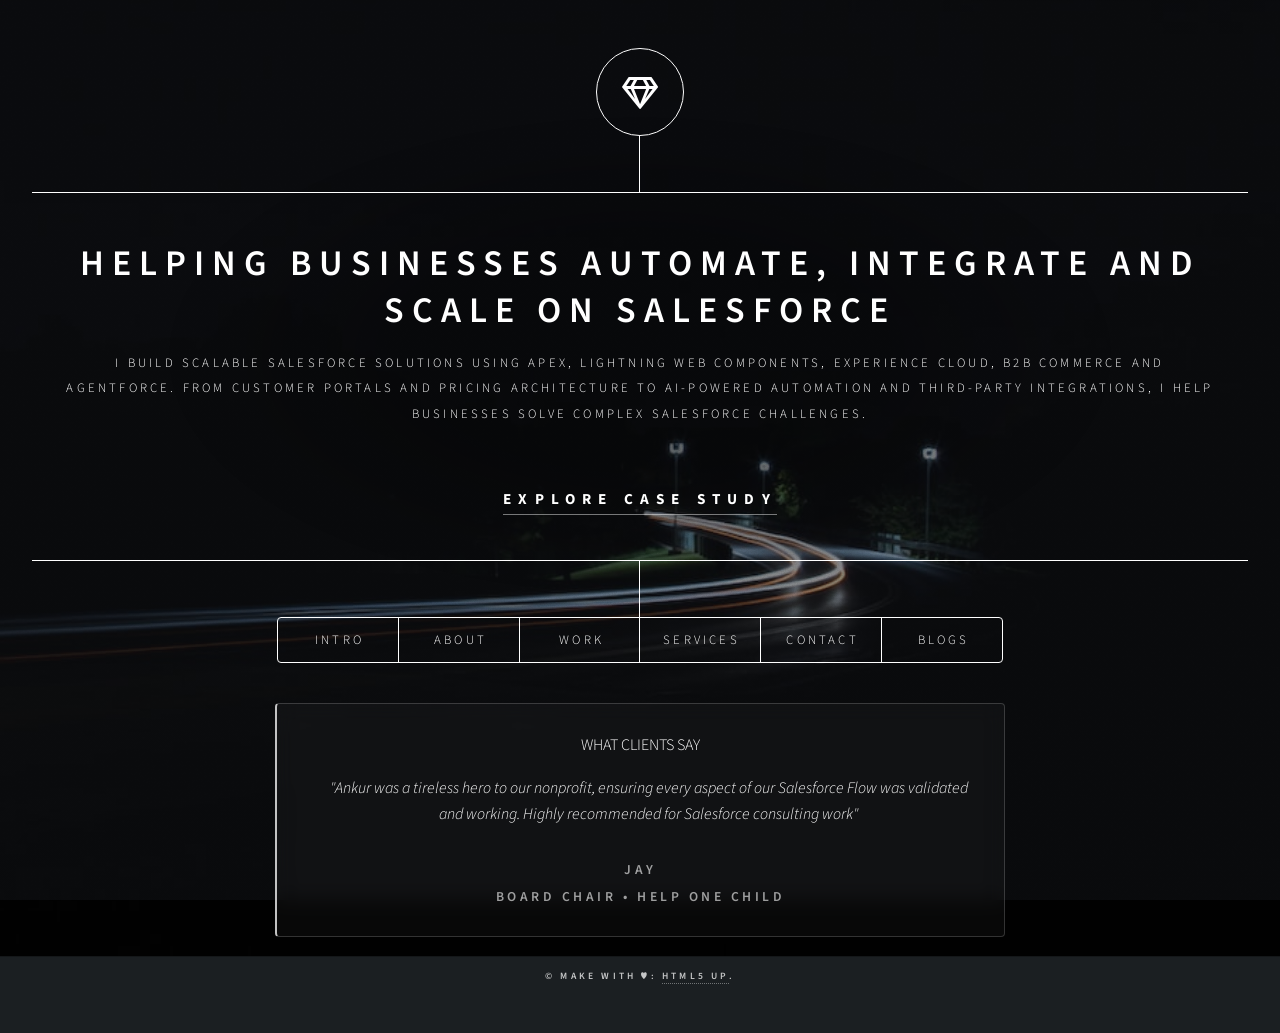
<file: index.html>
<!DOCTYPE html>
<!--
	Dimension by HTML5 UP
	html5up.net | @ajlkn
	Free for personal and commercial use under the CCA 3.0 license (html5up.net/license)
-->
<html>

<head>
    <!-- Google tag (gtag.js) -->
    <script async src="https://www.googletagmanager.com/gtag/js?id=G-59Y11SGPCD"></script>
    <script>
        window.dataLayer = window.dataLayer || [];

        function gtag() {
            dataLayer.push(arguments);
        }
        gtag('js', new Date());

        gtag('config', 'G-59Y11SGPCD');
    </script>
    <title>Professional Portfolio</title>
    <link rel="icon" type="image/x-icon" href="images/favicon.ico" />
    <meta charset="utf-8" />
    <meta name="viewport" content="width=device-width, initial-scale=1, user-scalable=no" />
    <link rel="stylesheet" href="assets/css/main.css" />
    <noscript>
        <link rel="stylesheet" href="assets/css/noscript.css" />
    </noscript>
</head>

<body class="is-preload">
    <!-- Wrapper -->
    <div id="wrapper">
        <!-- Header -->
        <header id="header">
            <div class="logo">
                <span class="icon fa-gem"></span>
            </div>
            <div class="content">
                <div class="inner">
                    <h1>
                        Helping businesses automate, integrate and scale on Salesforce
                    </h1>
                    <p>
                        I build scalable Salesforce solutions using Apex, Lightning Web Components, Experience Cloud,
                        B2B Commerce and Agentforce. From customer portals and pricing architecture to AI-powered
                        automation and third-party integrations, I help businesses solve complex Salesforce challenges.
                    </p>
                    <br>
                    <a class="cta-button" href="#case-studies">Explore Case Study</a>
                </div>
            </div>
            <nav>
                <ul>
                    <li><a href="#intro">Intro</a></li>
                    <li><a href="#about">About</a></li>
                    <li><a href="#work">Work</a></li>
                    <li><a href="#services">Services</a></li>
                    <li><a href="https://flowcv.me/ankur-trivedi">Contact</a></li>
                    <li><a href="https://salesforce-commerce-cloud.hashnode.dev/?source=top_nav_blog_home"
                            target="_blank">Blogs</a></li>
                    <!-- <li><a href="https://topmate.io/ankur_trivedi/345846/pay" target="_blank">Contact</a></li> -->

                </ul>
            </nav>
        </header>

        <!-- Main -->
        <div id="main">
            <!-- Intro -->
            <article id="intro">
                <h2 class="major">intro</h2>
                <span class="image main"><img src="images/introBg.jpg" alt="" /></span>
                <p class="short-content">
                    I'm a Salesforce Developer with experience delivering enterprise solutions across Experience Cloud,
                    B2B Commerce, Service Cloud and Agentforce. My work focuses on building maintainable applications,
                    custom integrations and automation that improve business operations rather than adding unnecessary
                    complexity.
                    You can also checkout my profile on Trailhead. My contact details are:
                </p>
                <ul class="icons">
                    <li>
                        <a href="tel: +91-6395518961" target="_blank " class="fas fa-phone"><span
                                class="label"></span></a>
                    </li>
                    <li>
                        <a href="mailto: anktridev@gmail.com" target="_blank " class="fas fa-envelope">
                            <span class="label"></span></a>
                    </li>
                    <li>
                        <a href="https://www.linkedin.com/in/ankurtrivedisf/ " target="_blank "
                            class="icon brands fa-linkedin"><span class="label">LinkedIn</span></a>
                    </li>
                    <li>
                        <a href="https://trailblazer.me/id/ank232 " target="_blank "
                            class="icon brands fa-salesforce"><span class="label">TrailHead</span></a>
                    </li>
                    <li>
                        <a href="https://github.com/ank232 " target="_blank " class="icon brands fa-github"><span
                                class="label">GitHub</span></a>
                    </li>
                </ul>
                <a href="https://trailblazer.me/id/ank232" target="_blank" class="button"> My Traihead </a>
                <a href="https://flowcv.com/resume/6ro6vrgt06" target="_blank" class="button">Get Ankur's Resume</a>
            </article>

            <!-- Work -->
            <article id="work">
                <h2 class="major">Work Experience</h2>
                <span class="image main"><img src="images/Black and Red Gradient Professional LinkedIn Banner.png"
                        alt="" /></span>
                <p class="short-content">
                    I have worked with cross-functional teams to gather the requirements and convert them into technical
                    requirements.
                    I am currently working on B2B commerce Cloud to setup client's bussinesses on commerce cloud.
                    Setting up custom pricing for buyers, creating product catalogs and developing custom gateway
                    solutions.
                </p>
                <h2 class="major">Work Experience</h2>
                <div class="work-item">
                    <h3>Salesforce Developer (CloudSheer Consulting)</h3>
                    <h4><i>Feb 2024 - Present</i></h4>
                    <ul>
                        <li>Built B2B Commerce storefronts with customised pricing,
                            payment integrations and buyer-specific catalogues,
                            helping clients launch scalable online commerce experiences.</li>
                        <li>Economic Club of Chicago: Audited community site for ECC club, tested the site pages and
                            pointed out the critical performance bottlenecks which resulted in 20% faster site response.
                        </li>
                        <li>Storehouse (Financial Cloud): Built a portal for 10,000 customers to view tax content and
                            financial records, with premium content accessible via Stripe payments using custom LWCs
                        </li>
                        <li>Sell that Florida House: Automated lead merging proceess. Developed a flow and batch class
                            to merge duplicate leads based on phone numbers.</li>
                    </ul>
                </div>
                <div class="work-item">
                    <h3>Salesforce Developer (HelpOneChild.org)</h3>
                    <h4><i>Jan 2024 - Feb 2024</i></h4>
                    <ul>
                        <li>
                            Worked with a non-profit organization that uses Salesforce NPSP pack to setup stripe
                            payments using stripe Connector.
                        </li>
                        <li>
                            Developed a robust flow triggering on successful payments, creating opportunity records and
                            managing donor information.
                        </li>
                        <li>
                            Developed apex class to extract billing details from Stripe data, overcoming limitations of
                            the standard Stripe
                            connector.
                        </li>
                        <li>
                            Deployed the flow and apex class using change set from sandbox to production org.
                        </li>
                    </ul>
                </div>
                <div class="work-item">
                    <h3>Trainee Software Engineer (TA DIGITAL)</h3>
                    <h4><i>Aug 2022 - Jan 2023</i></h4>
                    <ul>
                        <li>
                            Gained extensive knowledge of salesforce ecosystem and its various clouds products (Sales
                            cloud, service cloud).
                        </li>
                        <li>
                            Developed and tested apex triggers and classes to automate business processes while aiming
                            for 100% code coverage.
                        </li>
                        <li>
                            Created and maintained custom objects and fields and page layouts to support business
                            processes and user requirements.
                        </li>
                    </ul>
                </div>
                <div class="work-item">
                    <h3>Power BI intern (Cognizant Technology solutions)</h3>
                    <h4><i>Jan 2022 - July 2022</i></h4>
                    <ul>
                        <li>
                            Implemented and managed data sets and ETL using Microsoft BI tools.
                        </li>
                        <li>Developed SSIS, SSRS packages to perform ETL operations.</li>
                    </ul>
                </div>
                <div class="work-item">
                    <h3>Backend- Developer (TechMihirNaik)</h3>
                    <h4>
                        <i>OCT 2021 - Jan 2022</i>
                    </h4>
                    <ul>
                        <li>Served as a back-end developer using Django in Python.</li>
                        <li>
                            Designed and implemented a service that facilitates students to find cheap accommodations.
                        </li>
                    </ul>
                </div>
            </article>

            <!-- About -->
            <article id="about">
                <h2 class="major">About</h2>
                <span class="image main"><img src="images/White Minimalist Profile LinkedIn Banner.png" alt="" /></span>
                <p class="short-content">
                    I simplify complexity—whether it’s Salesforce solutions, automation, or life itself. When I’m not
                    optimizing workflows, I’m probably overanalyzing something random or playing guitar.
                    I like efficiency, good conversations, and people who keep things interesting. The rest? You’ll have
                    to find out.
                </p>
                <div class="achievement">
                    <h3 class="major">Salesforce Certifications</h3>
                    <i class="blue-icon fa-4x icon brands fa-salesforce"></i>
                    <h4> SalesForce Certified Associate</h4>
                </div>
                <div class="achievement">
                    <h3>Here are some of my achievements</h3>
                    <h4 class="major">Trailhead</h4>
                    <ul class="fa-ul">
                        <li><span class="fa-li"><i class="fas fa-star"></i></span> 16 Superbadges</li>
                        <li><span class="fa-li"><i class="fas fa-trophy"></i></span> Security Specialist Superbage</li>
                        <li><span class="fa-li"><i class="fas fa-trophy"></i></span> Apex SuperBadge</li>
                    </ul>
                </div>
                <ul class="icons">
                    <li>
                        <a href="tel: +91-6395518961" target="_blank " class="fas fa-phone"><span
                                class="label"></span></a>
                    </li>
                    <li>
                        <a href="mailto: anktridev@gmail.com" target="_blank " class="fas fa-envelope">
                            <span class="label"></span></a>
                    </li>
                    <li>
                        <a href="https://www.linkedin.com/in/ankur-trivedi-a32748186/ " target="_blank "
                            class="icon brands fa-linkedin"><span class="label">LinkedIn</span></a>
                    </li>
                    <li>
                        <a href="https://trailblazer.me/id/ank232 " target="_blank "
                            class="icon brands fa-salesforce"><span class="label">TrailHead</span></a>
                    </li>
                    <li>
                        <a href="https://github.com/ank232 " target="_blank " class="icon brands fa-github"><span
                                class="label">GitHub</span></a>
                    </li>
                </ul>
                <div class="important_links">
                    <div class="trailhead_button">
                        <a href="https://trailblazer.me/id/ank232" target="_blank" class="button"> My Traihead </a>
                    </div>
                    <div class="resume_button">
                        <a class="button" href="https://flowcv.com/resume/6ro6vrgt06" target="_blank"><i
                                class="fas fa-cloud">...</i>Download My Resume
                        </a>
                    </div>
                </div>
            </article>

            <!-- Contact -->
            <article id="contact">
                <h2 class="major ">Contact</h2>
                <form method="post " action="# ">
                    <div class="fields ">
                        <div class="field half ">
                            <label for="name ">Name</label>
                            <input class="input_field" type="text " name="name " id="name " />
                        </div>
                        <div class="field half ">
                            <label for="email ">Email</label>
                            <h3>anktridev@gmail.com</h3>
                            <input class="input_field" type="text " name="email " id="email " />
                        </div>
                        <div class="field ">
                            <label for="message ">Message</label>
                            <textarea name="message " id="message " rows="4 "></textarea>
                        </div>
                    </div>
                    <ul class="actions ">
                        <li>
                            <input type="submit " value="Send Message " class="primary " />
                        </li>
                        <li><input type="reset " value="Reset " /></li>
                    </ul>
                </form>
            </article>

            <!-- Projects -->
            <article id="projects">
                <h2 class="major ">My Pojects</h2>
                <span class="image main "><img src="images/Black Minimalist Motivation Quote LinkedIn Banner.png "
                        alt="Project banner "></span>
                <p class="short-content ">
                </p>
                <h2 class="major ">Projects</h2>
                <div class="project">
                    <h3><i>Bill Zen</i> an Invoice management application</h3>
                    <ul>
                        <li>Bill Zen is an application that can manage invoice generation required in a sales process,
                            centralizes the management of
                            invoices at one place.</li>
                        <li>
                            <b>
                                Integrated
                            </b> with the <b>Stripe payment</b> gateway, leveraging secure webhooks for real-time
                            updates.
                        </li>
                        <li> <b>Incorporated</b> CI workflow for <b>deployment</b> of apex code with GitHub Actions.
                        </li>
                        <li>Developed and tested Apex triggers to automate business logic using a trigger framework.
                        </li>
                        </li>
                        <li>Designed Custom UI with LWC to facilitate user needs like to make payment using stripe,
                            invoice related lists, adding/removing line-items for an invoice.
                        </li>
                        <li> Developed <b>Lightning flows</b> to send email for invoice reminder to customers.</li>
                        <li>
                            <span>To review my code </span>
                            <a href="https://github.com/ank232/DevelopmentOrg" target="_blank" class="button"><i
                                    class="icon brands fa-github"></i>Code Repository </a>
                        </li>
                    </ul>
                    <div style="position: relative; width: 100%; height: 0; padding-top: 56.2500%;
                     padding-bottom: 0; box-shadow: 0 2px 8px 0 rgba(63,69,81,0.16); margin-top: 1.6em; margin-bottom: 0.9em; overflow: hidden;
                     border-radius: 8px; will-change: transform;">
                        <iframe loading="lazy"
                            style="position: absolute; width: 100%; height: 100%; top: 0; left: 0; border: none; padding: 0;margin: 0;"
                            src="https:&#x2F;&#x2F;www.canva.com&#x2F;design&#x2F;DAFwGPMAUik&#x2F;watch?embed"
                            allowfullscreen="allowfullscreen" allow="fullscreen">
                        </iframe>
                    </div>
                </div>
            </article>
            <!-- Elements -->
            <article id="blogs">

            </article>
            <!-- Services -->
            <article id="services">
                <h2 class="major">Services</h2>
                <p class="short-content">
                    I help businesses design, build and optimise Salesforce solutions that are scalable,
                    maintainable and aligned with business goals. Whether you're starting a new implementation
                    or improving an existing org, I can help deliver reliable solutions.
                </p>
                <div class="services-grid">
                    <div class="service-card">
                        <div class="service-icon">
                            <i class="fas fa-robot"></i>
                        </div>
                        <div class="service-content">
                            <h3>Agentforce Development</h3>
                            <p>Build AI-powered Salesforce agents that automate customer support and internal workflows.
                            </p>
                            <span class="tech-stack">
                                <span class="badge">Agentforce</span>
                                <span class="badge">Lead Nurturing Agent</span>
                                <span class="badge">AgentForce Employee Agent</span>
                                <span class="badge">Agentforce Service Agent</span>
                                <span class="badge">Agentforce voice</span>
                                <span class="badge">Agentforce Orchestration</span>
                            </span>
                        </div>
                    </div>
                    <div class="service-card">
                        <div class="service-icon">
                            <i class="fas fa-cloud"></i>
                        </div>
                        <div class="service-content">
                            <h3>Experience Cloud</h3>
                            <p>
                                Build customer and partner portals with custom Lightning
                                Web Components and secure authentication.
                            </p>
                            <span class="tech-stack">
                                <span class="badge">Experience Cloud</span>
                                <span class="badge">Apex</span>
                                <span class="badge">LWC</span>
                                <span class="badge">Custom designs</span>
                                <span class="badge">LWR sites</span>
                            </span>
                        </div>
                    </div>
                    <div class="service-card">
                        <div class="service-icon">
                            <i class="fas fa-shopping-cart"></i>
                        </div>
                        <div class="service-content">
                            <h3>B2B Commerce</h3>
                            <p>
                                Configure storefronts, pricing architecture,
                                buyer groups and checkout experiences.
                            </p>
                            <div class="tech-stack">
                                <span class="badge">Commerce Cloud</span>
                                <span class="badge">Custom Pricing</span>
                                <span class="badge">Buyer Groups</span>
                                <span class="badge">Checkout</span>
                                <span class="badge">Catalogs</span>
                                <span class="badge">Inventory management</span>
                                <span class="badge">Order management</span>
                                <span class="badge">Agentforce agents</span>
                            </div>
                        </div>
                    </div>
                    <div class="service-card">
                        <div class="service-icon">
                            <i class="fas fa-code"></i>
                        </div>
                        <div class="service-content">
                            <h3>Custom Apex & LWC</h3>
                            <p>
                                Build scalable business logic, reusable Lightning Web Components
                                and enterprise-grade Apex solutions.
                            </p>
                            <span class="tech-stack">
                                <span class="badge">Apex</span>
                                <span class="badge">LWC</span>
                                <span class="badge">SOQL</span>
                            </span>
                        </div>
                    </div>
                    <div class="service-card">
                        <div class="service-icon">
                            <i class="fas fa-link"></i>
                        </div>
                        <div class="service-content">
                            <h3>Salesforce Integrations</h3>
                            <p>
                                Connect Salesforce with external systems using REST APIs,
                                OAuth, Named Credentials and webhooks.
                            </p>
                            <span class="tech-stack">
                                <span class="badge">REST APIs</span>
                                <span class="badge">Stripe</span>
                                <span class="badge">Plaid</span>
                                <span class="badge">QuickBooks</span>
                                <span class="badge">Authorize.net</span>
                                <span class="badge">Google apps</span>
                                <span class="badge">Middlewares</span>
                            </span>
                        </div>
                    </div>
                    <div class="service-card">
                        <div class="service-icon">
                            <i class="fas fa-layer-group"></i>
                        </div>
                        <div class="service-content">
                            <h3>Architecture & Optimisation</h3>
                            <p>
                                Improve scalability, simplify existing implementations
                                and build maintainable Salesforce architectures.
                            </p>
                            <span class="tech-stack">
                                <span class="badge">Scalability</span>
                                <span class="badge">Architecture</span>
                                <span class="badge">CI/CD</span>
                            </span>
                        </div>
                    </div>
                </div>
                <hr>
                <section class="cta-section">
                    <div class="cta-container">
                        <p class="cta-tag">READY TO START?</p>
                        <h2 class="cta-title">
                            Let's Talk About Your Salesforce Project
                        </h2>
                        <p class="short-content">
                            Whether you're implementing Agentforce, modernizing Salesforce, building a B2B Commerce
                            storefront, or integrating external systems, let's discuss how we can build the right
                            solution for your business.
                        </p>
                        <a href="https://flowcv.me/ankur-trivedi" class="button">Discuss Your Project →</a>
                    </div>
                    <div>
                        <h3 class="align-center"> Available for Freelance Salesforce Projects</h3>
                    </div>
                    <ul class="work-location tech-stack">
                        <li class="badge">Remote</li>
                        <li class="badge">Worldwide</li>
                        <li class="badge">Contract & Consulting</li>
                    </ul>
                </section>
            </article>
            <!-- Case studies -->
            <article id="case-studies">
                <header>
                    <h2 class="major">Case Studies</h2>
                    <p class="short-content">
                        Every project below is based on real Salesforce implementations. Rather than showcasing
                        features,
                        these case studies explain the business problem, the engineering decisions, and how the solution
                        was delivered using the Salesforce platform.
                    </p>
                </header>
                <ul class="case-study-list">
                    <li>
                        <a href="work/case-studies/agentforce/" class="button case-study-button">
                            <strong>Agentforce Orchestration</strong>
                        </a>
                        <p class="short-content">
                            Building an AI-powered customer support workflow where multiple AI agents
                            collaborate, automate decisions, and streamline service operations.
                        </p>
                    </li>
                    <li>
                        <a href="work/case-studies/b2bcommerce/" class="button case-study-button">
                            <strong>Personalised Storefront Pricing</strong>
                        </a>
                        <p class="short-content">
                            How a complex B2B Commerce pricing model was redesigned from 26 price books to account-based discounting.
                        </p>
                    </li>
                </ul>
            </article>
        </div>
        <section class="testimonials-strip">
            <quote>WHAT CLIENTS SAY</quote>
            <p class="testimonials-content">
                "Ankur was a tireless hero to our nonprofit, ensuring every aspect of our Salesforce Flow was validated
                and working. Highly recommended for Salesforce consulting work"
            </p>
            <div class="author">
                <span>
                    <strong>Jay
                </span>
                <span>
                    <strong>Board Chair • Help One Child</strong>
                </span>
            </div>
        </section>
        <!-- Footer -->
        <footer id="footer">
            <p class="copyright ">
                &copy; Make with &#9829: <a href="https://html5up.net ">HTML5 UP</a>.
            </p>
        </footer>
    </div>

    <!-- BG -->
    <div id="bg"></div>

    <!-- Scripts -->
    <script src="assets/js/jquery.min.js "></script>
    <script src="assets/js/browser.min.js "></script>
    <script src="assets/js/breakpoints.min.js "></script>
    <script src="assets/js/util.js "></script>
    <script src="assets/js/main.js "></script>
</body>

</html>
</file>
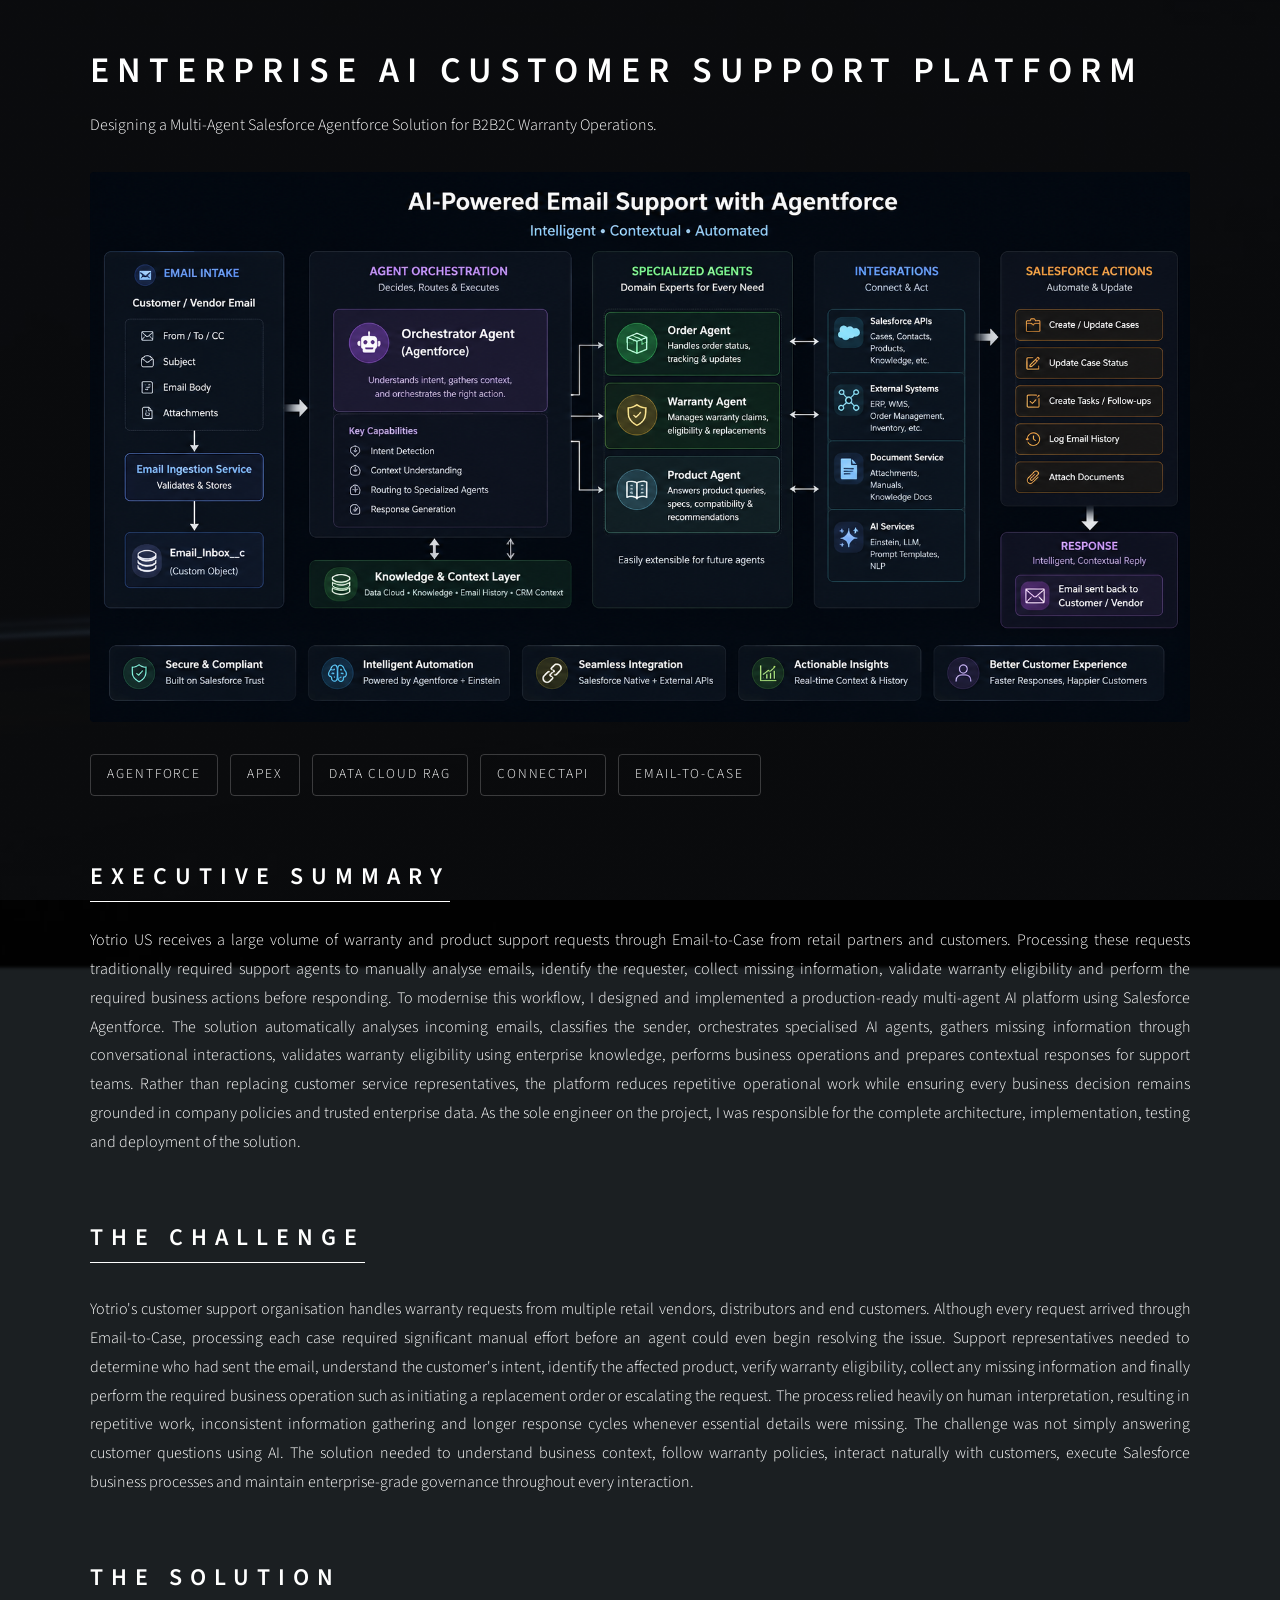
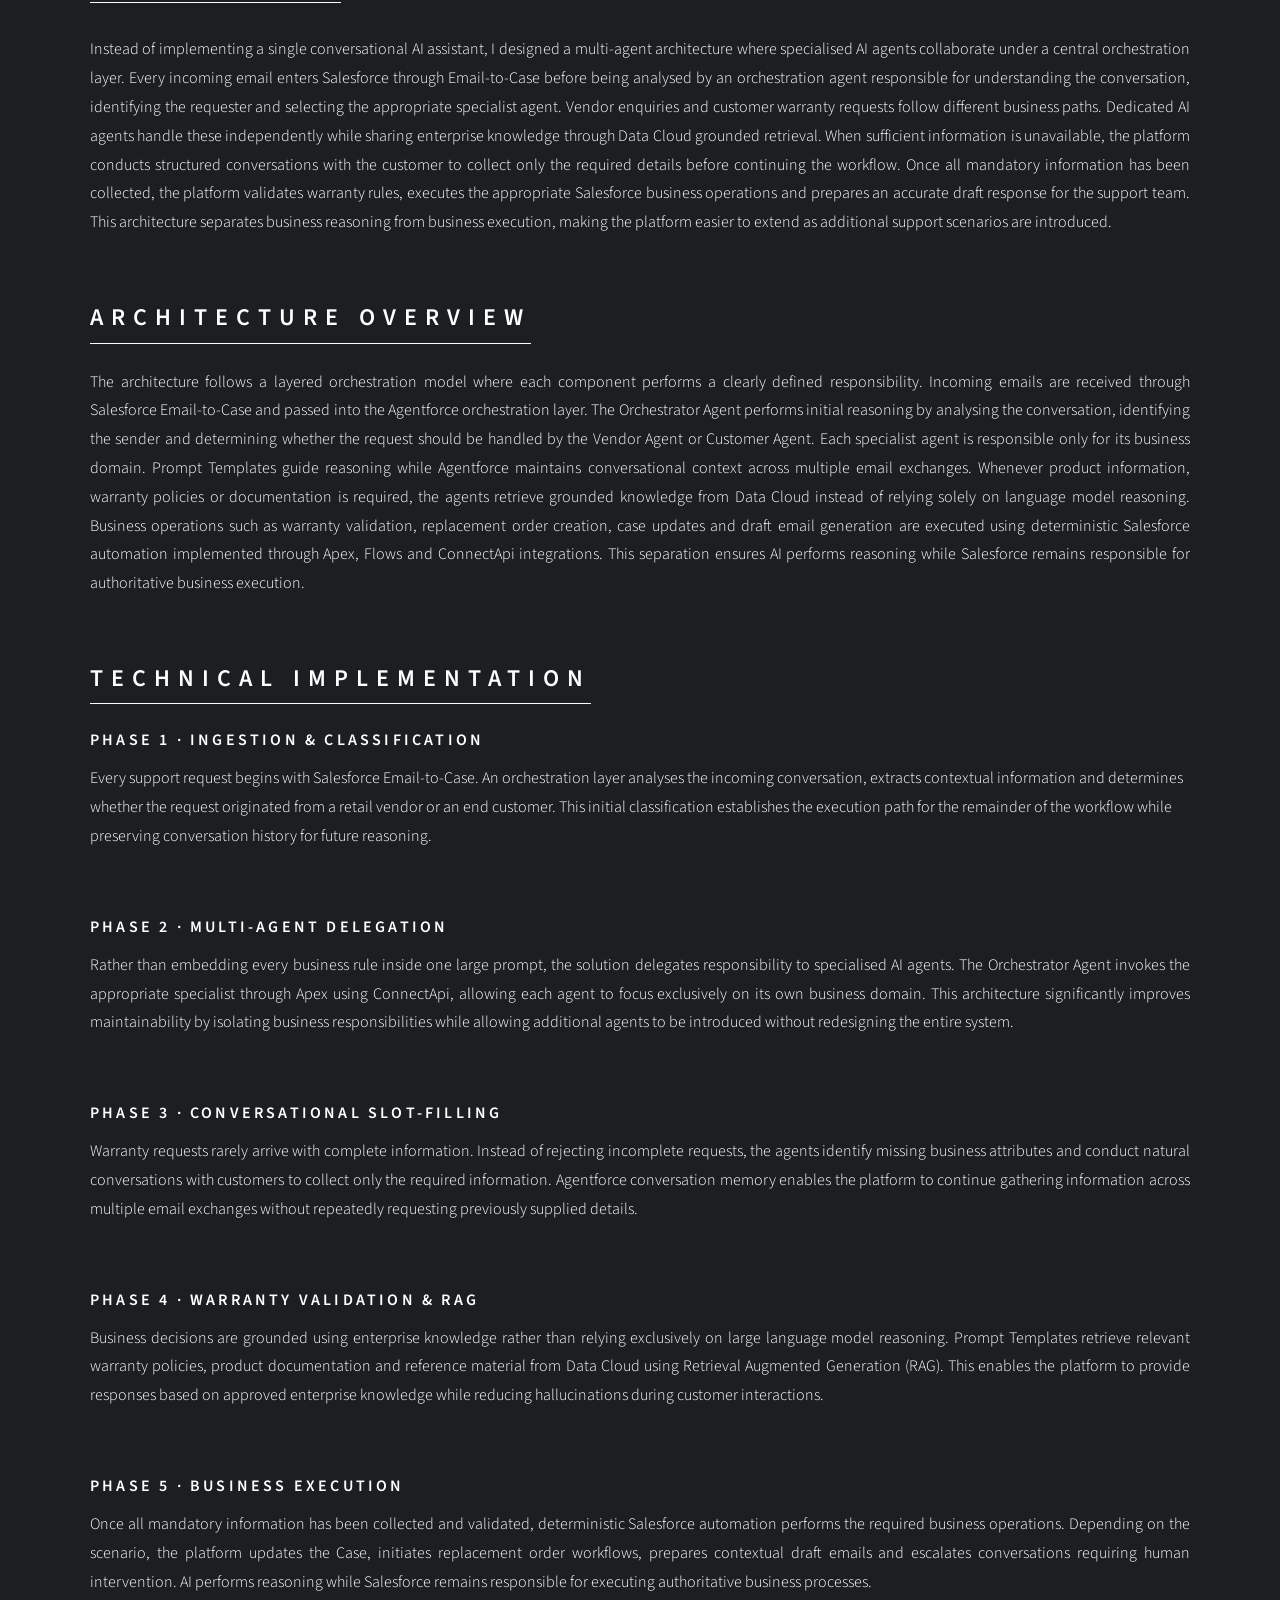
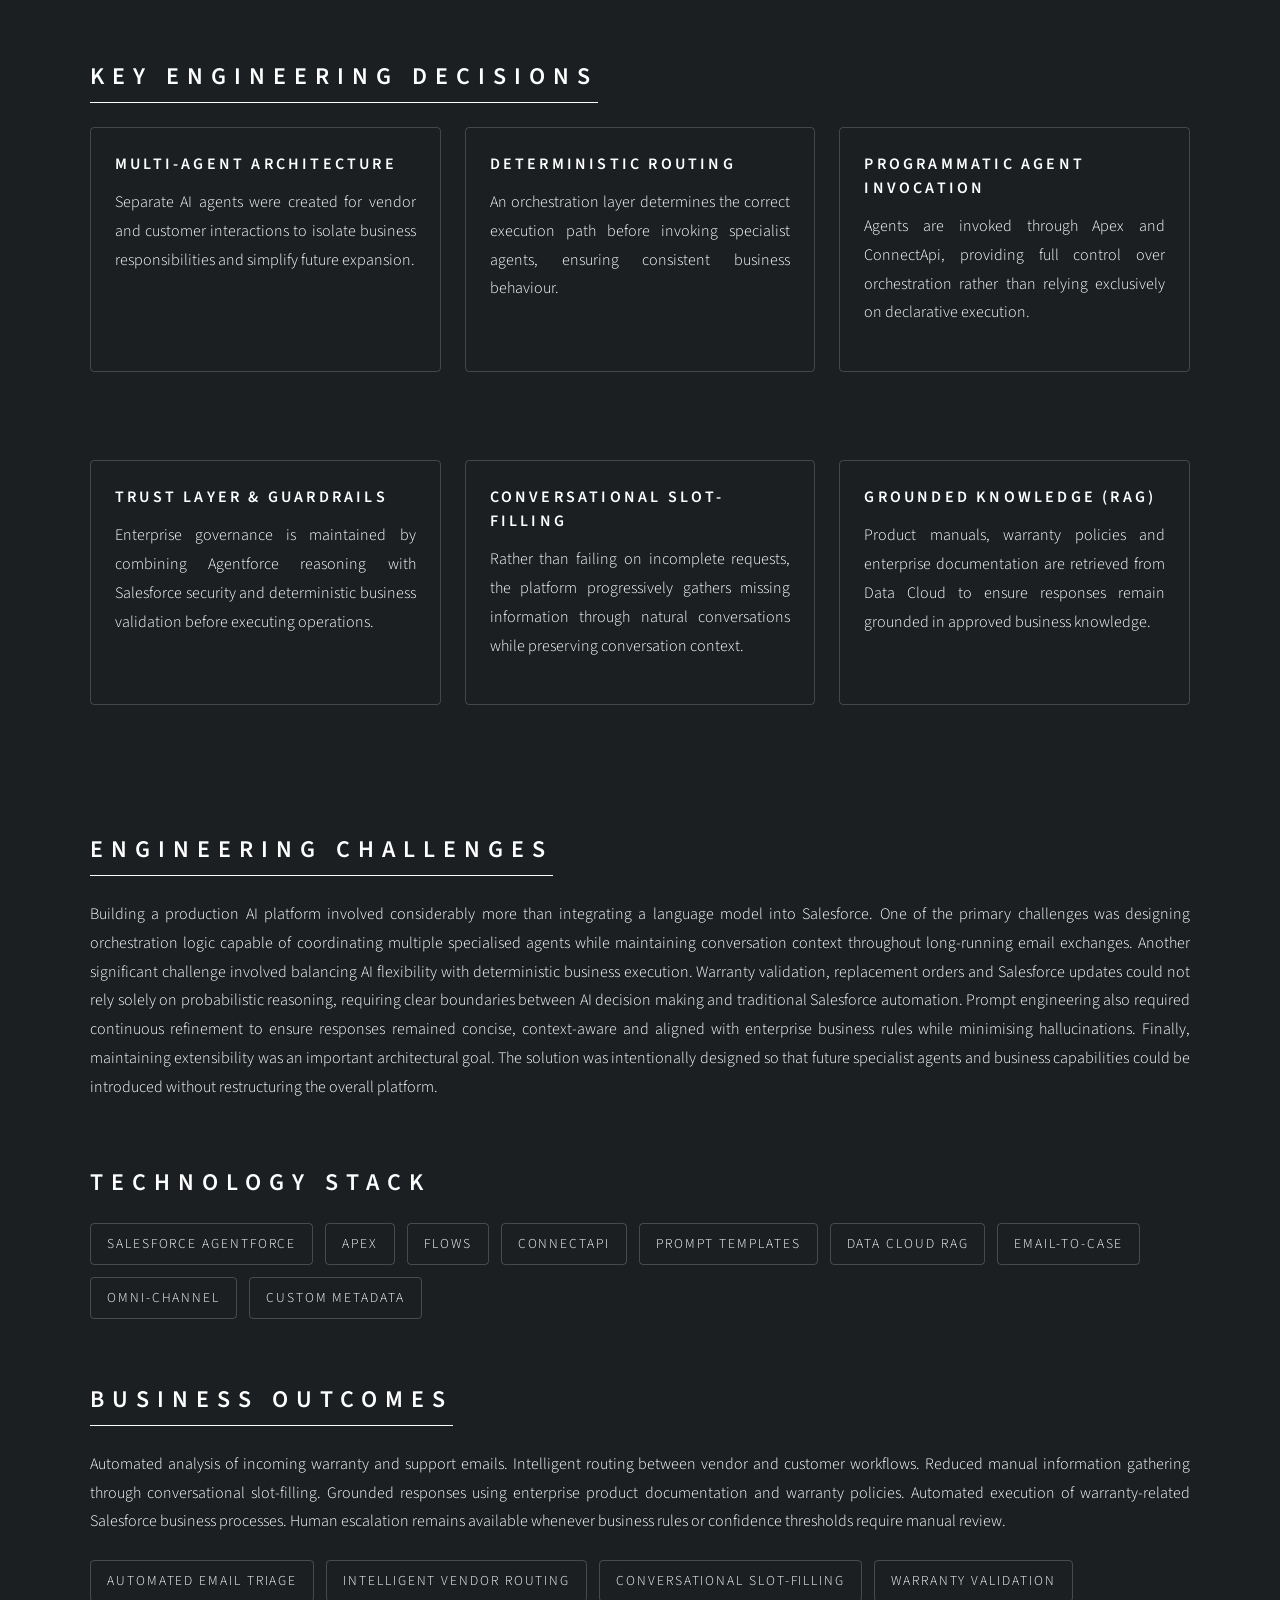
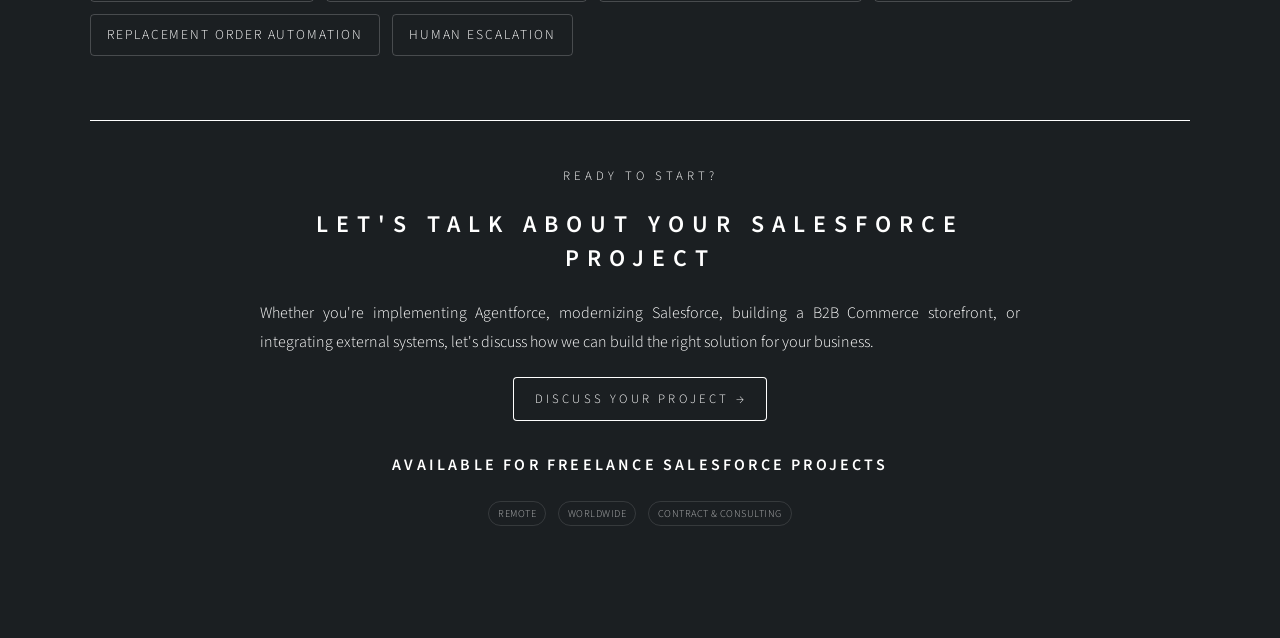
<file: work/case-studies/agentforce/index.html>
<!DOCTYPE html>
<html lang="en">

<head>
    <meta charset="UTF-8">
    <meta name="viewport" content="width=device-width, initial-scale=1.0">
    <link rel="stylesheet" href="/assets/css/main.css">
    <link rel="stylesheet" href="/assets/css/case-study.css">
    <title>Agentforce Case Study</title>
</head>

<body class="case-study-body">
    <div id="bg"></div>
    <div id="wrapper">
        <main class="case-study-page">
            <article class="case-study">
                <header class="case-hero">
                    <h1>Enterprise AI Customer Support Platform</h1>
                    <p class="short-content">Designing a Multi-Agent Salesforce Agentforce Solution for B2B2C Warranty Operations.</p>
                       <figure class="hero-image">
                        <img src="../../../images/multi-agent-framework.png" alt="Enterprise AI Customer Support Platform">
                    </figure>
                    <ul class="tech-stack">
                        <li>Agentforce</li>
                        <li>Apex</li>
                        <li>Data Cloud RAG</li>
                        <li>ConnectApi</li>
                        <li>Email-to-Case</li>
                    </ul>
                </header>
                <section>
                    <h2 class="major">Executive Summary</h2>
                    <p class="short-content">Yotrio US receives a large volume of warranty and product support requests
                        through Email-to-Case
                        from retail partners and customers. Processing these requests traditionally required support
                        agents to manually analyse emails, identify the requester, collect missing information, validate
                        warranty eligibility and perform the required business actions before responding.

                        To modernise this workflow, I designed and implemented a production-ready multi-agent AI
                        platform using Salesforce Agentforce.

                        The solution automatically analyses incoming emails, classifies the sender, orchestrates
                        specialised AI agents, gathers missing information through conversational interactions,
                        validates warranty eligibility using enterprise knowledge, performs business operations and
                        prepares contextual responses for support teams.

                        Rather than replacing customer service representatives, the platform reduces repetitive
                        operational work while ensuring every business decision remains grounded in company policies and
                        trusted enterprise data.

                        As the sole engineer on the project, I was responsible for the complete architecture,
                        implementation, testing and deployment of the solution.</p>
                </section>
                <section>
                    <h2 class="major">The Challenge</h2>
                    <figure>
                        <!-- Before Workflow -->
                    </figure>
                    <p class="short-content">
                        Yotrio's customer support organisation handles warranty requests from multiple retail vendors,
                        distributors and end customers. Although every request arrived through Email-to-Case, processing
                        each case required significant manual effort before an agent could even begin resolving the
                        issue.

                        Support representatives needed to determine who had sent the email, understand the customer's
                        intent, identify the affected product, verify warranty eligibility, collect any missing
                        information and finally perform the required business operation such as initiating a replacement
                        order or escalating the request.

                        The process relied heavily on human interpretation, resulting in repetitive work, inconsistent
                        information gathering and longer response cycles whenever essential details were missing.

                        The challenge was not simply answering customer questions using AI. The solution needed to
                        understand business context, follow warranty policies, interact naturally with customers,
                        execute Salesforce business processes and maintain enterprise-grade governance throughout every
                        interaction.
                    </p>
                </section>
                <section>
                    <h2 class="major">The Solution</h2>
                    <figure>
                        <!-- High Level Solution -->
                    </figure>
                    <p class="short-content">Instead of implementing a single conversational AI assistant, I designed a
                        multi-agent
                        architecture where specialised AI agents collaborate under a central orchestration layer.

                        Every incoming email enters Salesforce through Email-to-Case before being analysed by an
                        orchestration agent responsible for understanding the conversation, identifying the requester
                        and selecting the appropriate specialist agent.

                        Vendor enquiries and customer warranty requests follow different business paths. Dedicated AI
                        agents handle these independently while sharing enterprise knowledge through Data Cloud grounded
                        retrieval.

                        When sufficient information is unavailable, the platform conducts structured conversations with
                        the customer to collect only the required details before continuing the workflow.

                        Once all mandatory information has been collected, the platform validates warranty rules,
                        executes the appropriate Salesforce business operations and prepares an accurate draft response
                        for the support team.

                        This architecture separates business reasoning from business execution, making the platform
                        easier to extend as additional support scenarios are introduced.</p>
                </section>
                <section>
                    <h2 class="major">Architecture Overview</h2>
                    <p class="short-content">The architecture follows a layered orchestration model where each component
                        performs a clearly defined responsibility.

                        Incoming emails are received through Salesforce Email-to-Case and passed into the Agentforce
                        orchestration layer.

                        The Orchestrator Agent performs initial reasoning by analysing the conversation, identifying the
                        sender and determining whether the request should be handled by the Vendor Agent or Customer
                        Agent.

                        Each specialist agent is responsible only for its business domain. Prompt Templates guide
                        reasoning while Agentforce maintains conversational context across multiple email exchanges.

                        Whenever product information, warranty policies or documentation is required, the agents
                        retrieve grounded knowledge from Data Cloud instead of relying solely on language model
                        reasoning.

                        Business operations such as warranty validation, replacement order creation, case updates and
                        draft email generation are executed using deterministic Salesforce automation implemented
                        through Apex, Flows and ConnectApi integrations.

                        This separation ensures AI performs reasoning while Salesforce remains responsible for
                        authoritative business execution.</p>
                </section>
                <section>
                    <h2 class="major">Technical Implementation</h2>
                    <section>
                        <h3>Phase 1 · Ingestion & Classification</h3>
                        <p>Every support request begins with Salesforce Email-to-Case.

                            An orchestration layer analyses the incoming conversation, extracts contextual information
                            and determines whether the request originated from a retail vendor or an end customer.

                            This initial classification establishes the execution path for the remainder of the workflow
                            while preserving conversation history for future reasoning.</p>
                    </section>
                    <section>
                        <h3>Phase 2 · Multi-Agent Delegation</h3>
                        <p class="short-content">
                            Rather than embedding every business rule inside one large prompt, the solution delegates
                            responsibility to specialised AI agents.

                            The Orchestrator Agent invokes the appropriate specialist through Apex using ConnectApi,
                            allowing each agent to focus exclusively on its own business domain.

                            This architecture significantly improves maintainability by isolating business
                            responsibilities while allowing additional agents to be introduced without redesigning the
                            entire system.
                        </p>
                    </section>
                    <section>
                        <h3>Phase 3 · Conversational Slot-Filling</h3>
                        <p class="short-content">
                            Warranty requests rarely arrive with complete information.

                            Instead of rejecting incomplete requests, the agents identify missing business attributes
                            and conduct natural conversations with customers to collect only the required information.

                            Agentforce conversation memory enables the platform to continue gathering information across
                            multiple email exchanges without repeatedly requesting previously supplied details.
                        </p>
                    </section>
                    <section>
                        <h3>Phase 4 · Warranty Validation & RAG</h3>
                        <p class="short-content">
                            Business decisions are grounded using enterprise knowledge rather than relying exclusively
                            on large language model reasoning.

                            Prompt Templates retrieve relevant warranty policies, product documentation and reference
                            material from Data Cloud using Retrieval Augmented Generation (RAG).

                            This enables the platform to provide responses based on approved enterprise knowledge while
                            reducing hallucinations during customer interactions.
                        </p>
                    </section>
                    <section>
                        <h3>Phase 5 · Business Execution</h3>
                        <p class="short-content">
                            Once all mandatory information has been collected and validated, deterministic Salesforce
                            automation performs the required business operations.

                            Depending on the scenario, the platform updates the Case, initiates replacement order
                            workflows, prepares contextual draft emails and escalates conversations requiring human
                            intervention.

                            AI performs reasoning while Salesforce remains responsible for executing authoritative
                            business processes.
                        </p>
                    </section>
                </section>
                <section>
                    <h2 class="major">Key Engineering Decisions</h2>
                    <div class="decision-grid">
                        <section class="decision-card">
                            <h3>Multi-Agent Architecture</h3>
                            <p class="short-content">
                                Separate AI agents were created for vendor and customer interactions to isolate business
                                responsibilities and simplify future expansion.
                            </p>
                        </section>
                        <section class="decision-card">
                            <h3>Deterministic Routing</h3>
                            <p class="short-content">
                                An orchestration layer determines the correct execution path before invoking specialist
                                agents, ensuring consistent business behaviour.
                            </p>
                        </section>
                        <section class="decision-card">
                            <h3>Programmatic Agent Invocation</h3>
                            <p class="short-content">
                                Agents are invoked through Apex and ConnectApi, providing full control over
                                orchestration rather than relying exclusively on declarative execution.
                            </p>
                        </section>
                        <section class="decision-card">
                            <h3>Trust Layer & Guardrails</h3>
                            <p class="short-content">
                                Enterprise governance is maintained by combining Agentforce reasoning with Salesforce
                                security and deterministic business validation before executing operations.
                            </p>
                        </section>
                        <section class="decision-card">
                            <h3>Conversational Slot-Filling</h3>
                            <p class="short-content">
                                Rather than failing on incomplete requests, the platform progressively gathers missing
                                information through natural conversations while preserving conversation context.
                            </p>
                        </section>
                        <section class="decision-card">
                            <h3>Grounded Knowledge (RAG)</h3>
                            <p class="short-content">
                                Product manuals, warranty policies and enterprise documentation are retrieved from Data
                                Cloud to ensure responses remain grounded in approved business knowledge.
                            </p>
                        </section>
                    </div>
                </section>
                <section>
                    <h2 class="major">Engineering Challenges</h2>
                    <p class="short-content">
                        Building a production AI platform involved considerably more than integrating a language model
                        into Salesforce.

                        One of the primary challenges was designing orchestration logic capable of coordinating multiple
                        specialised agents while maintaining conversation context throughout long-running email
                        exchanges.

                        Another significant challenge involved balancing AI flexibility with deterministic business
                        execution. Warranty validation, replacement orders and Salesforce updates could not rely solely
                        on probabilistic reasoning, requiring clear boundaries between AI decision making and
                        traditional Salesforce automation.

                        Prompt engineering also required continuous refinement to ensure responses remained concise,
                        context-aware and aligned with enterprise business rules while minimising hallucinations.

                        Finally, maintaining extensibility was an important architectural goal. The solution was
                        intentionally designed so that future specialist agents and business capabilities could be
                        introduced without restructuring the overall platform.
                    </p>
                </section>
                <section>
                    <h2>Technology Stack</h2>
                    <ul class="tech-stack">
                        <li>Salesforce Agentforce</li>
                        <li>Apex</li>
                        <li>Flows</li>
                        <li>ConnectApi</li>
                        <li>Prompt Templates</li>
                        <li>Data Cloud RAG</li>
                        <li>Email-to-Case</li>
                        <li>Omni-Channel</li>
                        <li>Custom Metadata</li>
                    </ul>
                </section>
                <section>
                    <h2 class="major">Business Outcomes</h2>
                    <p class="short-content">
                        Automated analysis of incoming warranty and support emails.
                        Intelligent routing between vendor and customer workflows.
                        Reduced manual information gathering through conversational slot-filling.
                        Grounded responses using enterprise product documentation and warranty policies.
                        Automated execution of warranty-related Salesforce business processes.
                        Human escalation remains available whenever business rules or confidence thresholds require
                        manual review.
                    </p>
                    <ul class="outcomes">
                        <li>Automated Email Triage</li>
                        <li>Intelligent Vendor Routing</li>
                        <li>Conversational Slot-Filling</li>
                        <li>Warranty Validation</li>
                        <li>Replacement Order Automation</li>
                        <li>Human Escalation</li>
                    </ul>
                </section>
                  <hr>
                <section class="cta-section">
                    <div class="cta-container">
                        <p class="cta-tag">READY TO START?</p>
                        <h2 class="cta-title">
                            Let's Talk About Your Salesforce Project
                        </h2>
                        <p class="short-content">
                            Whether you're implementing Agentforce, modernizing Salesforce, building a B2B Commerce
                            storefront, or integrating external systems, let's discuss how we can build the right
                            solution for your business.
                        </p>
                        <a href="https://flowcv.me/ankur-trivedi" class="button">Discuss Your Project →</a>
                    </div>
                    <div>
                        <h3 class="align-center"> Available for Freelance Salesforce Projects</h3>
                    </div>
                    <ul class="work-location tech-stack">
                        <li class="badge">Remote</li>
                        <li class="badge">Worldwide</li>
                        <li class="badge">Contract & Consulting</li>
                    </ul>
                </section>
            </article>
        </main>
    </div>
</body>

</html>
</file>
<file: assets/css/noscript.css>
/*
	Dimension by HTML5 UP
	html5up.net | @ajlkn
	Free for personal and commercial use under the CCA 3.0 license (html5up.net/license)
*/

/* BG */

	body.is-preload #bg:before {
		background-color: transparent;
	}

/* Header */

	body.is-preload #header {
		-moz-filter: none;
		-webkit-filter: none;
		-ms-filter: none;
		filter: none;
	}

		body.is-preload #header > * {
			opacity: 1;
		}

		body.is-preload #header .content .inner {
			max-height: none;
			padding: 3rem 2rem;
			opacity: 1;
		}

/* Main */

	#main article {
		opacity: 1;
		margin: 4rem 0 0 0;
	}
</file>
<file: assets/css/case-study.css>
/* ==========================
   Case Study Layout
========================== */
/* body {
    background-image: url("../../images/bg2.jpg");
    background-position: center center;
    background-size: cover;
    background-repeat: no-repeat;
    background-attachment: fixed;
} */
.case-study-body #bg:after {
    transform: scale(1.15);
    filter: blur(.1rem) brightness(.75);
}

.case-study-page {
    width: min(1100px, calc(100% - 4rem));
    margin: 0 auto;
}

.case-study {
    width: 100%;
}

/* ==========================
   Hero
========================== */

.case-hero {
    margin-bottom: 4rem;
}

.hero-image {
    margin: 0 0 2rem;
}

.hero-image img {
    width: 100%;
    border-radius: 0.25rem;
    display: block;
}

.case-hero h1 {
    margin-bottom: 1rem;
}

.case-hero p {
    margin-bottom: 1.5rem;
}

/* ==========================
   Sections
========================== */

.case-study section,
.case-study aside {
    margin-bottom: 4rem;
}

.case-study h2 {
    margin-bottom: 1.5rem;
}

.case-study h3 {
    margin-bottom: 0.75rem;
}

.case-study p {
    margin-bottom: 1.25rem;
    line-height: 1.8;
}

.case-study figure {
    margin: 2rem 0;
}

.case-study figcaption {
    text-align: center;
    margin-top: 0.75rem;
    opacity: 0.75;
    font-size: 0.9rem;
}

/* ==========================
   Lists
========================== */

.tech-stack,
.outcomes {
    display: flex;
    flex-wrap: wrap;
    gap: .75rem;
    padding: 0;
    margin: 1.5rem 0;
    list-style: none;
}

.tech-stack li,
.outcomes li {
    border: solid 1px rgba(255, 255, 255, .2);
    padding: .55rem 1rem;
    border-radius: 4px;
    font-size: .85rem;
    letter-spacing: .12rem;
    text-transform: uppercase;
}

/* ==========================
   Engineering Decisions
========================== */

.decision-grid {
    display: grid;
    grid-template-columns: repeat(auto-fit, minmax(280px, 1fr));
    gap: 1.5rem;
}

.decision-card {
    border: solid 1px rgba(255, 255, 255, .18);
    padding: 1.5rem;
    border-radius: 4px;
}

.decision-card h3 {
    margin-bottom: .75rem;
}

/* ==========================
   Images
========================== */

.case-study img {
    max-width: 100%;
    height: auto;
    display: block;
}

/* ==========================
   Mobile
========================== */

@media screen and (max-width: 736px) {

    .case-study-page {
        width: calc(100% - 2rem);
        padding: 2rem 0 4rem;
    }

    .case-study section,
    .case-study aside {
        margin-bottom: 3rem;
    }

    .decision-grid {
        grid-template-columns: 1fr;
    }

}
</file>
<file: assets/css/main.css>
@import url(fontawesome-all.min.css);
@import url("https://fonts.googleapis.com/css?family=Source+Sans+Pro:300italic,600italic,300,600");

/*
	Dimension by HTML5 UP
	html5up.net | @ajlkn
	Free for personal and commercial use under the CCA 3.0 license (html5up.net/license)
*/

html,
body,
div,
span,
applet,
object,
iframe,
h1,
h2,
h3,
h4,
h5,
h6,
p,
blockquote,
pre,
a,
abbr,
acronym,
address,
big,
cite,
code,
del,
dfn,
em,
img,
ins,
kbd,
q,
s,
samp,
small,
strike,
strong,
sub,
sup,
tt,
var,
b,
u,
i,
center,
dl,
dt,
dd,
ol,
ul,
li,
fieldset,
form,
label,
legend,
table,
caption,
tbody,
tfoot,
thead,
tr,
th,
td,
article,
aside,
canvas,
details,
embed,
figure,
figcaption,
footer,
header,
hgroup,
menu,
nav,
output,
ruby,
section,
summary,
time,
mark,
audio,
video {
    margin: 0;
    padding: 0;
    border: 0;
    font-size: 100%;
    font: inherit;
    vertical-align: baseline;
}


/* New Prop */

.short-content {
    text-align: justify;
}

.blue-icon::before {
    color: rgb(17, 173, 225);
}

.trailhead_button,
.resume_button {
    display: flex;
}

.important_links>* {
    flex: 1;
    margin-top: 1rem;
}

article,
aside,
details,
figcaption,
figure,
footer,
header,
hgroup,
menu,
nav,
section {
    display: block;
}

body {
    line-height: 1;
}

ol,
ul {
    list-style: none;
}

blockquote,
q {
    quotes: none;
}

blockquote:before,
blockquote:after,
q:before,
q:after {
    content: "";
    content: none;
}

table {
    border-collapse: collapse;
    border-spacing: 0;
}

body {
    -webkit-text-size-adjust: none;
}

mark {
    background-color: transparent;
    color: inherit;
}

input::-moz-focus-inner {
    border: 0;
    padding: 0;
}

input,
select,
textarea {
    -moz-appearance: none;
    -webkit-appearance: none;
    -ms-appearance: none;
    appearance: none;
}


/* Basic */

@-ms-viewport {
    width: device-width;
}

@media screen and (max-width: 480px) {

    html,
    body {
        min-width: 320px;
    }
}

html {
    box-sizing: border-box;
}

*,
*:before,
*:after {
    box-sizing: inherit;
}

body {
    background: #1b1f22;
}

body.is-preload *,
body.is-preload *:before,
body.is-preload *:after {
    -moz-animation: none !important;
    -webkit-animation: none !important;
    -ms-animation: none !important;
    animation: none !important;
    -moz-transition: none !important;
    -webkit-transition: none !important;
    -ms-transition: none !important;
    transition: none !important;
}


/* Type */

html {
    font-size: 16pt;
}

@media screen and (max-width: 1680px) {
    html {
        font-size: 12pt;
    }
}

@media screen and (max-width: 736px) {
    html {
        font-size: 11pt;
    }
}

@media screen and (max-width: 360px) {
    html {
        font-size: 10pt;
    }
}

body,
input,
select,
textarea {
    color: #ffffff;
    font-family: "Source Sans Pro", sans-serif;
    font-weight: 300;
    font-size: 1rem;
    line-height: 1.65;
}

a {
    -moz-transition: color 0.2s ease-in-out, background-color 0.2s ease-in-out, border-bottom-color 0.2s ease-in-out;
    -webkit-transition: color 0.2s ease-in-out, background-color 0.2s ease-in-out, border-bottom-color 0.2s ease-in-out;
    -ms-transition: color 0.2s ease-in-out, background-color 0.2s ease-in-out, border-bottom-color 0.2s ease-in-out;
    transition: color 0.2s ease-in-out, background-color 0.2s ease-in-out, border-bottom-color 0.2s ease-in-out;
    border-bottom: dotted 1px rgba(255, 255, 255, 0.5);
    text-decoration: none;
    color: inherit;
}

a:hover {
    border-bottom-color: transparent;
}

strong,
b {
    color: #ffffff;
    font-weight: 600;
}

em,
i {
    font-style: italic;
}

p {
    margin: 0 0 2rem 0;
}

h1,
h2,
h3,
h4,
h5,
h6 {
    color: #ffffff;
    font-weight: 600;
    line-height: 1.5;
    margin: 0 0 1rem 0;
    text-transform: uppercase;
    letter-spacing: 0.2rem;
}

h1 a,
h2 a,
h3 a,
h4 a,
h5 a,
h6 a {
    color: inherit;
    text-decoration: none;
}

h1.major,
h2.major,
h3.major,
h4.major,
h5.major,
h6.major {
    border-bottom: solid 1px #ffffff;
    width: -moz-max-content;
    width: -webkit-max-content;
    width: -ms-max-content;
    width: max-content;
    padding-bottom: 0.5rem;
    margin: 0 0 2rem 0;
}

h1 {
    font-size: 2.25rem;
    line-height: 1.3;
    letter-spacing: 0.5rem;
}

h2 {
    font-size: 1.5rem;
    line-height: 1.4;
    letter-spacing: 0.5rem;
}

h3 {
    font-size: 1rem;
}

h4 {
    font-size: 0.8rem;
}

h5 {
    font-size: 0.7rem;
}

h6 {
    font-size: 0.6rem;
}

@media screen and (max-width: 736px) {
    h1 {
        font-size: 1.75rem;
        line-height: 1.4;
    }

    h2 {
        font-size: 1.25em;
        line-height: 1.5;
    }
}

sub {
    font-size: 0.8rem;
    position: relative;
    top: 0.5rem;
}

sup {
    font-size: 0.8rem;
    position: relative;
    top: -0.5rem;
}

blockquote {
    border-left: solid 4px #ffffff;
    font-style: italic;
    margin: 0 0 2rem 0;
    padding: 0.5rem 0 0.5rem 2rem;
}

code {
    background: rgba(255, 255, 255, 0.075);
    border-radius: 4px;
    font-family: "Courier New", monospace;
    font-size: 0.9rem;
    margin: 0 0.25rem;
    padding: 0.25rem 0.65rem;
}

pre {
    -webkit-overflow-scrolling: touch;
    font-family: "Courier New", monospace;
    font-size: 0.9rem;
    margin: 0 0 2rem 0;
}

pre code {
    display: block;
    line-height: 1.75;
    padding: 1rem 1.5rem;
    overflow-x: auto;
}

hr {
    border: 0;
    border-bottom: solid 1px #ffffff;
    margin: 2.75rem 0;
}

.align-left {
    text-align: left;
}

.align-center {
    text-align: center;
}

.align-right {
    text-align: right;
}


/* Form */

form {
    margin: 0 0 2rem 0;
}

form> :last-child {
    margin-bottom: 0;
}

form>.fields {
    display: -moz-flex;
    display: -webkit-flex;
    display: -ms-flex;
    display: flex;
    -moz-flex-wrap: wrap;
    -webkit-flex-wrap: wrap;
    -ms-flex-wrap: wrap;
    flex-wrap: wrap;
    width: calc(100% + 3rem);
    margin: -1.5rem 0 2rem -1.5rem;
}

form>.fields>.field {
    -moz-flex-grow: 0;
    -webkit-flex-grow: 0;
    -ms-flex-grow: 0;
    flex-grow: 0;
    -moz-flex-shrink: 0;
    -webkit-flex-shrink: 0;
    -ms-flex-shrink: 0;
    flex-shrink: 0;
    padding: 1.5rem 0 0 1.5rem;
    width: calc(100% - 1.5rem);
}

form>.fields>.field.half {
    width: calc(50% - 0.75rem);
}

form>.fields>.field.third {
    width: calc(100% / 3 - 0.5rem);
}

form>.fields>.field.quarter {
    width: calc(25% - 0.375rem);
}

@media screen and (max-width: 480px) {
    form>.fields {
        width: calc(100% + 3rem);
        margin: -1.5rem 0 2rem -1.5rem;
    }

    form>.fields>.field {
        padding: 1.5rem 0 0 1.5rem;
        width: calc(100% - 1.5rem);
    }

    form>.fields>.field.half {
        width: calc(100% - 1.5rem);
    }

    form>.fields>.field.third {
        width: calc(100% - 1.5rem);
    }

    form>.fields>.field.quarter {
        width: calc(100% - 1.5rem);
    }
}

label {
    color: #ffffff;
    display: block;
    font-size: 0.8rem;
    font-weight: 300;
    letter-spacing: 0.2rem;
    line-height: 1.5;
    margin: 0 0 1rem 0;
    text-transform: uppercase;
}

input[type="text"],
input[type="password"],
input[type="email"],
input[type="tel"],
select,
textarea {
    -moz-appearance: none;
    -webkit-appearance: none;
    -ms-appearance: none;
    appearance: none;
    -moz-transition: border-color 0.2s ease-in-out, box-shadow 0.2s ease-in-out, background-color 0.2s ease-in-out;
    -webkit-transition: border-color 0.2s ease-in-out, box-shadow 0.2s ease-in-out, background-color 0.2s ease-in-out;
    -ms-transition: border-color 0.2s ease-in-out, box-shadow 0.2s ease-in-out, background-color 0.2s ease-in-out;
    transition: border-color 0.2s ease-in-out, box-shadow 0.2s ease-in-out, background-color 0.2s ease-in-out;
    background-color: transparent;
    border-radius: 4px;
    border: solid 1px #ffffff;
    color: inherit;
    display: block;
    outline: 0;
    padding: 0 1rem;
    text-decoration: none;
    width: 100%;
}

input[type="text"]:invalid,
input[type="password"]:invalid,
input[type="email"]:invalid,
input[type="tel"]:invalid,
select:invalid,
textarea:invalid {
    box-shadow: none;
}

input[type="text"]:focus,
input[type="password"]:focus,
input[type="email"]:focus,
input[type="tel"]:focus,
select:focus,
textarea:focus {
    background: rgba(255, 255, 255, 0.075);
    border-color: #ffffff;
    box-shadow: 0 0 0 1px #ffffff;
}

select {
    background-image: url("data:image/svg+xml;charset=utf8,%3Csvg xmlns='http://www.w3.org/2000/svg' width='40' height='40' preserveAspectRatio='none' viewBox='0 0 40 40'%3E%3Cpath d='M9.4,12.3l10.4,10.4l10.4-10.4c0.2-0.2,0.5-0.4,0.9-0.4c0.3,0,0.6,0.1,0.9,0.4l3.3,3.3c0.2,0.2,0.4,0.5,0.4,0.9 c0,0.4-0.1,0.6-0.4,0.9L20.7,31.9c-0.2,0.2-0.5,0.4-0.9,0.4c-0.3,0-0.6-0.1-0.9-0.4L4.3,17.3c-0.2-0.2-0.4-0.5-0.4-0.9 c0-0.4,0.1-0.6,0.4-0.9l3.3-3.3c0.2-0.2,0.5-0.4,0.9-0.4S9.1,12.1,9.4,12.3z' fill='%23ffffff' /%3E%3C/svg%3E");
    background-size: 1.25rem;
    background-repeat: no-repeat;
    background-position: calc(100% - 1rem) center;
    height: 2.75rem;
    padding-right: 2.75rem;
    text-overflow: ellipsis;
}

select option {
    color: #ffffff;
    background: #1b1f22;
}

select:focus::-ms-value {
    background-color: transparent;
}

select::-ms-expand {
    display: none;
}

input[type="text"],
input[type="password"],
input[type="email"],
select {
    height: 2.75rem;
}

textarea {
    padding: 0.75rem 1rem;
}

input[type="checkbox"],
input[type="radio"] {
    -moz-appearance: none;
    -webkit-appearance: none;
    -ms-appearance: none;
    appearance: none;
    display: block;
    float: left;
    margin-right: -2rem;
    opacity: 0;
    width: 1rem;
    z-index: -1;
}

input[type="checkbox"]+label,
input[type="radio"]+label {
    text-decoration: none;
    -moz-user-select: none;
    -webkit-user-select: none;
    -ms-user-select: none;
    user-select: none;
    color: #ffffff;
    cursor: pointer;
    display: inline-block;
    font-size: 0.8rem;
    font-weight: 300;
    margin: 0 0 0.5rem 0;
    padding-left: 2.65rem;
    padding-right: 0.75rem;
    position: relative;
}

input[type="checkbox"]+label:before,
input[type="radio"]+label:before {
    -moz-osx-font-smoothing: grayscale;
    -webkit-font-smoothing: antialiased;
    display: inline-block;
    font-style: normal;
    font-variant: normal;
    text-rendering: auto;
    line-height: 1;
    text-transform: none !important;
    font-family: "Font Awesome 5 Free";
    font-weight: 900;
}

input[type="checkbox"]+label:before,
input[type="radio"]+label:before {
    -moz-transition: border-color 0.2s ease-in-out, box-shadow 0.2s ease-in-out, background-color 0.2s ease-in-out;
    -webkit-transition: border-color 0.2s ease-in-out, box-shadow 0.2s ease-in-out, background-color 0.2s ease-in-out;
    -ms-transition: border-color 0.2s ease-in-out, box-shadow 0.2s ease-in-out, background-color 0.2s ease-in-out;
    transition: border-color 0.2s ease-in-out, box-shadow 0.2s ease-in-out, background-color 0.2s ease-in-out;
    border-radius: 4px;
    border: solid 1px #ffffff;
    content: "";
    display: inline-block;
    height: 1.65rem;
    left: 0;
    line-height: 1.65rem;
    position: absolute;
    text-align: center;
    top: -0.15rem;
    width: 1.65rem;
}

input[type="checkbox"]:checked+label:before,
input[type="radio"]:checked+label:before {
    background: #ffffff !important;
    border-color: #ffffff !important;
    color: #1b1f22;
    content: "\f00c";
}

input[type="checkbox"]:focus+label:before,
input[type="radio"]:focus+label:before {
    background: rgba(255, 255, 255, 0.075);
    border-color: #ffffff;
    box-shadow: 0 0 0 1px #ffffff;
}

input[type="checkbox"]+label:before {
    border-radius: 4px;
}

input[type="radio"]+label:before {
    border-radius: 100%;
}

::-webkit-input-placeholder {
    color: rgba(255, 255, 255, 0.5) !important;
    opacity: 1;
}

:-moz-placeholder {
    color: rgba(255, 255, 255, 0.5) !important;
    opacity: 1;
}

::-moz-placeholder {
    color: rgba(255, 255, 255, 0.5) !important;
    opacity: 1;
}

:-ms-input-placeholder {
    color: rgba(255, 255, 255, 0.5) !important;
    opacity: 1;
}

.formerize-placeholder {
    color: rgba(255, 255, 255, 0.5) !important;
    opacity: 1;
}


/* Box */

.box {
    border-radius: 4px;
    border: solid 1px #ffffff;
    margin-bottom: 2rem;
    padding: 1.5em;
}

.box> :last-child,
.box> :last-child> :last-child,
.box> :last-child> :last-child> :last-child {
    margin-bottom: 0;
}

.box.alt {
    border: 0;
    border-radius: 0;
    padding: 0;
}


/* Icon */

.icon {
    text-decoration: none;
    border-bottom: none;
    position: relative;
}

.icon:before {
    -moz-osx-font-smoothing: grayscale;
    -webkit-font-smoothing: antialiased;
    display: inline-block;
    font-style: normal;
    font-variant: normal;
    text-rendering: auto;
    line-height: 1;
    text-transform: none !important;
    font-family: "Font Awesome 5 Free";
    font-weight: 400;
}

.icon>.label {
    display: none;
}

.icon:before {
    line-height: inherit;
}

.icon.solid:before {
    font-weight: 900;
}

.icon.brands:before {
    font-family: "Font Awesome 5 Brands";
}


/* Image */

.image {
    border-radius: 4px;
    border: 0;
    display: inline-block;
    position: relative;
}

.image:before {
    pointer-events: none;
    background-image: url("../../images/overlay.png");
    background-color: rgba(19, 21, 25, 0.5);
    border-radius: 4px;
    content: "";
    display: block;
    height: 100%;
    left: 0;
    opacity: 0.5;
    position: absolute;
    top: 0;
    width: 100%;
}

.image img {
    border-radius: 4px;
    display: block;
}

.image.left,
.image.right {
    max-width: 40%;
}

.image.left img,
.image.right img {
    width: 100%;
}

.image.left {
    float: left;
    padding: 0 1.5em 1em 0;
    top: 0.25em;
}

.image.right {
    float: right;
    padding: 0 0 1em 1.5em;
    top: 0.25em;
}

.image.fit {
    display: block;
    margin: 0 0 2rem 0;
    width: 100%;
}

.image.fit img {
    width: 100%;
}

.image.main {
    display: block;
    margin: 2.5rem 0;
    width: 100%;
}

.image.main img {
    width: 100%;
}

@media screen and (max-width: 736px) {
    .image.main {
        margin: 2rem 0;
    }
}

@media screen and (max-width: 480px) {
    .image.main {
        margin: 1.5rem 0;
    }
}


/* List */

ol {
    list-style: decimal;
    margin: 0 0 2rem 0;
    padding-left: 1.25em;
}

ol li {
    padding-left: 0.25em;
}

ul {
    list-style: disc;
    margin: 0 0 2rem 0;
    padding-left: 1em;
}

ul li {
    padding-left: 0.5em;
}

ul.alt {
    list-style: none;
    padding-left: 0;
}

ul.alt li {
    border-top: solid 1px #ffffff;
    padding: 0.5em 0;
}

ul.alt li:first-child {
    border-top: 0;
    padding-top: 0;
}

dl {
    margin: 0 0 2rem 0;
}

dl dt {
    display: block;
    font-weight: 600;
    margin: 0 0 1rem 0;
}

dl dd {
    margin-left: 2rem;
}


/* Actions */

ul.actions {
    display: -moz-flex;
    display: -webkit-flex;
    display: -ms-flex;
    display: flex;
    cursor: default;
    list-style: none;
    margin-left: -1rem;
    padding-left: 0;
}

ul.actions li {
    padding: 0 0 0 1rem;
    vertical-align: middle;
}

ul.actions.special {
    -moz-justify-content: center;
    -webkit-justify-content: center;
    -ms-justify-content: center;
    justify-content: center;
    width: 100%;
    margin-left: 0;
}

ul.actions.special li:first-child {
    padding-left: 0;
}

ul.actions.stacked {
    -moz-flex-direction: column;
    -webkit-flex-direction: column;
    -ms-flex-direction: column;
    flex-direction: column;
    margin-left: 0;
}

ul.actions.stacked li {
    padding: 1.3rem 0 0 0;
}

ul.actions.stacked li:first-child {
    padding-top: 0;
}

ul.actions.fit {
    width: calc(100% + 1rem);
}

ul.actions.fit li {
    -moz-flex-grow: 1;
    -webkit-flex-grow: 1;
    -ms-flex-grow: 1;
    flex-grow: 1;
    -moz-flex-shrink: 1;
    -webkit-flex-shrink: 1;
    -ms-flex-shrink: 1;
    flex-shrink: 1;
    width: 100%;
}

ul.actions.fit li>* {
    width: 100%;
}

ul.actions.fit.stacked {
    width: 100%;
}

@media screen and (max-width: 480px) {
    ul.actions:not(.fixed) {
        -moz-flex-direction: column;
        -webkit-flex-direction: column;
        -ms-flex-direction: column;
        flex-direction: column;
        margin-left: 0;
        width: 100% !important;
    }

    ul.actions:not(.fixed) li {
        -moz-flex-grow: 1;
        -webkit-flex-grow: 1;
        -ms-flex-grow: 1;
        flex-grow: 1;
        -moz-flex-shrink: 1;
        -webkit-flex-shrink: 1;
        -ms-flex-shrink: 1;
        flex-shrink: 1;
        padding: 1rem 0 0 0;
        text-align: center;
        width: 100%;
    }

    ul.actions:not(.fixed) li>* {
        width: 100%;
    }

    ul.actions:not(.fixed) li:first-child {
        padding-top: 0;
    }

    ul.actions:not(.fixed) li input[type="submit"],
    ul.actions:not(.fixed) li input[type="reset"],
    ul.actions:not(.fixed) li input[type="button"],
    ul.actions:not(.fixed) li button,
    ul.actions:not(.fixed) li .button {
        width: 100%;
    }

    ul.actions:not(.fixed) li input[type="submit"].icon:before,
    ul.actions:not(.fixed) li input[type="reset"].icon:before,
    ul.actions:not(.fixed) li input[type="button"].icon:before,
    ul.actions:not(.fixed) li button.icon:before,
    ul.actions:not(.fixed) li .button.icon:before {
        margin-left: -0.5em;
    }
}


/* Icons */

ul.icons {
    cursor: default;
    list-style: none;
    padding-left: 0;
}

ul.icons li {
    display: inline-block;
    padding: 0 0.75em 0 0;
}

ul.icons li:last-child {
    padding-right: 0;
}

ul.icons li a {
    border-radius: 100%;
    box-shadow: inset 0 0 0 1px #ffffff;
    display: inline-block;
    height: 2.25rem;
    line-height: 2.25rem;
    text-align: center;
    width: 2.25rem;
}

ul.icons li a:hover {
    background-color: rgba(255, 255, 255, 0.075);
}

ul.icons li a:active {
    background-color: rgba(255, 255, 255, 0.175);
}


/* Table */

.table-wrapper {
    -webkit-overflow-scrolling: touch;
    overflow-x: auto;
}

table {
    margin: 0 0 2rem 0;
    width: 100%;
}

table tbody tr {
    border: solid 1px #ffffff;
    border-left: 0;
    border-right: 0;
}

table tbody tr:nth-child(2n+1) {
    background-color: rgba(255, 255, 255, 0.075);
}

table td {
    padding: 0.75em 0.75em;
}

table th {
    color: #ffffff;
    font-size: 0.9em;
    font-weight: 600;
    padding: 0 0.75em 0.75em 0.75em;
    text-align: left;
}

table thead {
    border-bottom: solid 2px #ffffff;
}

table tfoot {
    border-top: solid 2px #ffffff;
}

table.alt {
    border-collapse: separate;
}

table.alt tbody tr td {
    border: solid 1px #ffffff;
    border-left-width: 0;
    border-top-width: 0;
}

table.alt tbody tr td:first-child {
    border-left-width: 1px;
}

table.alt tbody tr:first-child td {
    border-top-width: 1px;
}

table.alt thead {
    border-bottom: 0;
}

table.alt tfoot {
    border-top: 0;
}


/* Button */

input[type="submit"],
input[type="reset"],
input[type="button"],
button,
.button {
    -moz-appearance: none;
    -webkit-appearance: none;
    -ms-appearance: none;
    appearance: none;
    -moz-transition: background-color 0.2s ease-in-out, color 0.2s ease-in-out;
    -webkit-transition: background-color 0.2s ease-in-out, color 0.2s ease-in-out;
    -ms-transition: background-color 0.2s ease-in-out, color 0.2s ease-in-out;
    transition: background-color 0.2s ease-in-out, color 0.2s ease-in-out;
    background-color: transparent;
    border-radius: 4px;
    border: 0;
    box-shadow: inset 0 0 0 1px #ffffff;
    color: #ffffff !important;
    cursor: pointer;
    display: inline-block;
    font-size: 0.8rem;
    font-weight: 300;
    height: 2.75rem;
    letter-spacing: 0.2rem;
    line-height: 2.75rem;
    outline: 0;
    padding: 0 1.25rem 0 1.35rem;
    text-align: center;
    text-decoration: none;
    text-transform: uppercase;
    white-space: nowrap;
}

input[type="submit"]:hover,
input[type="reset"]:hover,
input[type="button"]:hover,
button:hover,
.button:hover {
    background-color: rgba(255, 255, 255, 0.075);
}

input[type="submit"]:active,
input[type="reset"]:active,
input[type="button"]:active,
button:active,
.button:active {
    background-color: rgba(255, 255, 255, 0.175);
}

input[type="submit"].icon:before,
input[type="reset"].icon:before,
input[type="button"].icon:before,
button.icon:before,
.button.icon:before {
    margin-right: 0.5em;
}

input[type="submit"].fit,
input[type="reset"].fit,
input[type="button"].fit,
button.fit,
.button.fit {
    width: 100%;
}

input[type="submit"].small,
input[type="reset"].small,
input[type="button"].small,
button.small,
.button.small {
    font-size: 0.6rem;
    height: 2.0625rem;
    line-height: 2.0625rem;
}

input[type="submit"].primary,
input[type="reset"].primary,
input[type="button"].primary,
button.primary,
.button.primary {
    background-color: #ffffff;
    color: #1b1f22 !important;
    font-weight: 600;
}

input[type="submit"].disabled,
input[type="submit"]:disabled,
input[type="reset"].disabled,
input[type="reset"]:disabled,
input[type="button"].disabled,
input[type="button"]:disabled,
button.disabled,
button:disabled,
.button.disabled,
.button:disabled {
    pointer-events: none;
    cursor: default;
    opacity: 0.25;
}

input[type="submit"],
input[type="reset"],
input[type="button"],
button {
    line-height: calc(2.75rem - 2px);
}


/* BG */

#bg {
    -moz-transform: scale(1);
    -webkit-transform: scale(1);
    -ms-transform: scale(1);
    transform: scale(1);
    -webkit-backface-visibility: hidden;
    position: fixed;
    top: 0;
    left: 0;
    width: 100%;
    height: 100vh;
    z-index: 1;
}

#bg:before,
#bg:after {
    content: "";
    display: block;
    position: absolute;
    top: 0;
    left: 0;
    width: 100%;
    height: 100%;
}

#bg:before {
    -moz-transition: background-color 2.5s ease-in-out;
    -webkit-transition: background-color 2.5s ease-in-out;
    -ms-transition: background-color 2.5s ease-in-out;
    transition: background-color 2.5s ease-in-out;
    -moz-transition-delay: 0.75s;
    -webkit-transition-delay: 0.75s;
    -ms-transition-delay: 0.75s;
    transition-delay: 0.75s;
    background-image: linear-gradient(to top, rgba(19, 21, 25, 0.5), rgba(19, 21, 25, 0.5)), url("../../images/overlay.png");
    background-size: auto, 256px 256px;
    background-position: center, center;
    background-repeat: no-repeat, repeat;
    z-index: 2;
}

#bg:after {
    -moz-transform: scale(1.125);
    -webkit-transform: scale(1.125);
    -ms-transform: scale(1.125);
    transform: scale(1.125);
    -moz-transition: -moz-transform 0.325s ease-in-out, -moz-filter 0.325s ease-in-out;
    -webkit-transition: -webkit-transform 0.325s ease-in-out, -webkit-filter 0.325s ease-in-out;
    -ms-transition: -ms-transform 0.325s ease-in-out, -ms-filter 0.325s ease-in-out;
    transition: transform 0.325s ease-in-out, filter 0.325s ease-in-out;
    background-image: url("../../images/bg2.jpg");
    background-position: center;
    background-size: cover;
    background-repeat: no-repeat;
    z-index: 1;
}

body.is-article-visible #bg:after {
    -moz-transform: scale(1.0825);
    -webkit-transform: scale(1.0825);
    -ms-transform: scale(1.0825);
    transform: scale(1.0825);
    -moz-filter: blur(0.2rem);
    -webkit-filter: blur(0.2rem);
    -ms-filter: blur(0.2rem);
    filter: blur(0.2rem);
}

body.is-preload #bg:before {
    background-color: #000000;
}


/* Wrapper */

#wrapper {
    display: -moz-flex;
    display: -webkit-flex;
    display: -ms-flex;
    display: flex;
    -moz-flex-direction: column;
    -webkit-flex-direction: column;
    -ms-flex-direction: column;
    flex-direction: column;
    -moz-align-items: center;
    -webkit-align-items: center;
    -ms-align-items: center;
    align-items: center;
    -moz-justify-content: space-between;
    -webkit-justify-content: space-between;
    -ms-justify-content: space-between;
    justify-content: space-between;
    position: relative;
    min-height: 100vh;
    width: 100%;
    padding: 4rem 2rem;
    z-index: 3;
}

#wrapper:before {
    content: "";
    display: block;
}

@media screen and (max-width: 1680px) {
    #wrapper {
        padding: 3rem 2rem;
    }
}

@media screen and (max-width: 736px) {
    #wrapper {
        padding: 2rem 1rem;
    }
}

@media screen and (max-width: 480px) {
    #wrapper {
        padding: 1rem;
    }
}


/* Header */

#header {
    display: -moz-flex;
    display: -webkit-flex;
    display: -ms-flex;
    display: flex;
    -moz-flex-direction: column;
    -webkit-flex-direction: column;
    -ms-flex-direction: column;
    flex-direction: column;
    -moz-align-items: center;
    -webkit-align-items: center;
    -ms-align-items: center;
    align-items: center;
    -moz-transition: -moz-transform 0.325s ease-in-out, -moz-filter 0.325s ease-in-out, opacity 0.325s ease-in-out;
    -webkit-transition: -webkit-transform 0.325s ease-in-out, -webkit-filter 0.325s ease-in-out, opacity 0.325s ease-in-out;
    -ms-transition: -ms-transform 0.325s ease-in-out, -ms-filter 0.325s ease-in-out, opacity 0.325s ease-in-out;
    transition: transform 0.325s ease-in-out, filter 0.325s ease-in-out, opacity 0.325s ease-in-out;
    background-image: -moz-radial-gradient(rgba(0, 0, 0, 0.25) 25%, rgba(0, 0, 0, 0) 55%);
    background-image: -webkit-radial-gradient(rgba(0, 0, 0, 0.25) 25%, rgba(0, 0, 0, 0) 55%);
    background-image: -ms-radial-gradient(rgba(0, 0, 0, 0.25) 25%, rgba(0, 0, 0, 0) 55%);
    background-image: radial-gradient(rgba(0, 0, 0, 0.25) 25%, rgba(0, 0, 0, 0) 55%);
    max-width: 100%;
    text-align: center;
}

#header>* {
    -moz-transition: opacity 0.325s ease-in-out;
    -webkit-transition: opacity 0.325s ease-in-out;
    -ms-transition: opacity 0.325s ease-in-out;
    transition: opacity 0.325s ease-in-out;
    position: relative;
    margin-top: 3.5rem;
}

#header>*:before {
    content: "";
    display: block;
    position: absolute;
    top: calc(-3.5rem - 1px);
    left: calc(50% - 1px);
    width: 1px;
    height: calc(3.5rem + 1px);
    background: #ffffff;
}

#header> :first-child {
    margin-top: 0;
}

#header> :first-child:before {
    display: none;
}

#header .logo {
    width: 5.5rem;
    height: 5.5rem;
    line-height: 5.5rem;
    border: solid 1px #ffffff;
    border-radius: 100%;
}

#header .logo .icon:before {
    font-size: 2rem;
}

#header .content {
    border-style: solid;
    border-color: #ffffff;
    border-top-width: 1px;
    border-bottom-width: 1px;
    max-width: 100%;
}

#header .content .inner {
    -moz-transition: max-height 0.75s ease, padding 0.75s ease, opacity 0.325s ease-in-out;
    -webkit-transition: max-height 0.75s ease, padding 0.75s ease, opacity 0.325s ease-in-out;
    -ms-transition: max-height 0.75s ease, padding 0.75s ease, opacity 0.325s ease-in-out;
    transition: max-height 0.75s ease, padding 0.75s ease, opacity 0.325s ease-in-out;
    -moz-transition-delay: 0.25s;
    -webkit-transition-delay: 0.25s;
    -ms-transition-delay: 0.25s;
    transition-delay: 0.25s;
    padding: 3rem 2rem;
    max-height: 40rem;
    overflow: hidden;
}

#header .content .inner> :last-child {
    margin-bottom: 0;
}

#header .content p {
    text-transform: uppercase;
    letter-spacing: 0.2rem;
    font-size: 0.8rem;
    line-height: 2;
}

#header nav ul {
    display: -moz-flex;
    display: -webkit-flex;
    display: -ms-flex;
    display: flex;
    margin-bottom: 0;
    list-style: none;
    padding-left: 0;
    border: solid 1px #ffffff;
    border-radius: 4px;
}

#header nav ul li {
    padding-left: 0;
    border-left: solid 1px #ffffff;
}

#header nav ul li:first-child {
    border-left: 0;
}

#header nav ul li a {
    display: block;
    min-width: 7.5rem;
    height: 2.75rem;
    line-height: 2.75rem;
    padding: 0 1.25rem 0 1.45rem;
    text-transform: uppercase;
    letter-spacing: 0.2rem;
    font-size: 0.8rem;
    border-bottom: 0;
}

#header nav ul li a:hover {
    background-color: rgba(255, 255, 255, 0.075);
}

#header nav ul li a:active {
    background-color: rgba(255, 255, 255, 0.175);
}

#header nav.use-middle:after {
    content: "";
    display: block;
    position: absolute;
    top: 0;
    left: calc(50% - 1px);
    width: 1px;
    height: 100%;
    background: #ffffff;
}

#header nav.use-middle ul li.is-middle {
    border-left: 0;
}

body.is-article-visible #header {
    -moz-transform: scale(0.95);
    -webkit-transform: scale(0.95);
    -ms-transform: scale(0.95);
    transform: scale(0.95);
    -moz-filter: blur(0.1rem);
    -webkit-filter: blur(0.1rem);
    -ms-filter: blur(0.1rem);
    filter: blur(0.1rem);
    opacity: 0;
}

body.is-preload #header {
    -moz-filter: blur(0.125rem);
    -webkit-filter: blur(0.125rem);
    -ms-filter: blur(0.125rem);
    filter: blur(0.125rem);
}

body.is-preload #header>* {
    opacity: 0;
}

body.is-preload #header .content .inner {
    max-height: 0;
    padding-top: 0;
    padding-bottom: 0;
    opacity: 0;
}

@media screen and (max-width: 980px) {
    #header .content p br {
        display: none;
    }
}

@media screen and (max-width: 736px) {
    #header>* {
        margin-top: 2rem;
    }

    #header>*:before {
        top: calc(-2rem - 1px);
        height: calc(2rem + 1px);
    }

    #header .logo {
        width: 4.75rem;
        height: 4.75rem;
        line-height: 4.75rem;
    }

    #header .logo .icon:before {
        font-size: 1.75rem;
    }

    #header .content .inner {
        padding: 2.5rem 1rem;
    }

    #header .content p {
        line-height: 1.875;
    }
}

@media screen and (max-width: 480px) {
    #header {
        padding: 1.5rem 0;
    }

    #header .content .inner {
        padding: 2.5rem 0;
    }

    #header nav ul {
        -moz-flex-direction: column;
        -webkit-flex-direction: column;
        -ms-flex-direction: column;
        flex-direction: column;
        min-width: 10rem;
        max-width: 100%;
    }

    #header nav ul li {
        border-left: 0;
        border-top: solid 1px #ffffff;
    }

    #header nav ul li:first-child {
        border-top: 0;
    }

    #header nav ul li a {
        height: 3rem;
        line-height: 3rem;
        min-width: 0;
        width: 100%;
    }

    #header nav.use-middle:after {
        display: none;
    }
}


/* Main */

#main {
    -moz-flex-grow: 1;
    -webkit-flex-grow: 1;
    -ms-flex-grow: 1;
    flex-grow: 1;
    -moz-flex-shrink: 1;
    -webkit-flex-shrink: 1;
    -ms-flex-shrink: 1;
    flex-shrink: 1;
    display: -moz-flex;
    display: -webkit-flex;
    display: -ms-flex;
    display: flex;
    -moz-align-items: center;
    -webkit-align-items: center;
    -ms-align-items: center;
    align-items: center;
    -moz-justify-content: center;
    -webkit-justify-content: center;
    -ms-justify-content: center;
    justify-content: center;
    -moz-flex-direction: column;
    -webkit-flex-direction: column;
    -ms-flex-direction: column;
    flex-direction: column;
    position: relative;
    max-width: 100%;
    z-index: 3;
}

#main article {
    -moz-transform: translateY(0.25rem);
    -webkit-transform: translateY(0.25rem);
    -ms-transform: translateY(0.25rem);
    transform: translateY(0.25rem);
    -moz-transition: opacity 0.325s ease-in-out, -moz-transform 0.325s ease-in-out;
    -webkit-transition: opacity 0.325s ease-in-out, -webkit-transform 0.325s ease-in-out;
    -ms-transition: opacity 0.325s ease-in-out, -ms-transform 0.325s ease-in-out;
    transition: opacity 0.325s ease-in-out, transform 0.325s ease-in-out;
    padding: 4.5rem 2.5rem 1.5rem 2.5rem;
    position: relative;
    width: 40rem;
    max-width: 100%;
    background-color: rgba(27, 31, 34, 0.85);
    border-radius: 4px;
    opacity: 0;
}

#main article.active {
    -moz-transform: translateY(0);
    -webkit-transform: translateY(0);
    -ms-transform: translateY(0);
    transform: translateY(0);
    opacity: 1;
}

#main article .close {
    display: block;
    position: absolute;
    top: 0;
    right: 0;
    width: 4rem;
    height: 4rem;
    cursor: pointer;
    text-indent: 4rem;
    overflow: hidden;
    white-space: nowrap;
}

#main article .close:before {
    -moz-transition: background-color 0.2s ease-in-out;
    -webkit-transition: background-color 0.2s ease-in-out;
    -ms-transition: background-color 0.2s ease-in-out;
    transition: background-color 0.2s ease-in-out;
    content: "";
    display: block;
    position: absolute;
    top: 0.75rem;
    left: 0.75rem;
    width: 2.5rem;
    height: 2.5rem;
    border-radius: 100%;
    background-position: center;
    background-image: url("data:image/svg+xml;charset=utf8,%3Csvg xmlns='http://www.w3.org/2000/svg' xmlns:xlink='http://www.w3.org/1999/xlink' width='20px' height='20px' viewBox='0 0 20 20' zoomAndPan='disable'%3E%3Cstyle%3Eline %7B stroke: %23ffffff%3B stroke-width: 1%3B %7D%3C/style%3E%3Cline x1='2' y1='2' x2='18' y2='18' /%3E%3Cline x1='18' y1='2' x2='2' y2='18' /%3E%3C/svg%3E");
    background-size: 20px 20px;
    background-repeat: no-repeat;
}

#main article .close:hover:before {
    background-color: rgba(255, 255, 255, 0.075);
}

#main article .close:active:before {
    background-color: rgba(255, 255, 255, 0.175);
}

@media screen and (max-width: 736px) {
    #main article {
        padding: 3.5rem 2rem 0.5rem 2rem;
    }

    #main article .close:before {
        top: 0.875rem;
        left: 0.875rem;
        width: 2.25rem;
        height: 2.25rem;
        background-size: 14px 14px;
    }
}

@media screen and (max-width: 480px) {
    #main article {
        padding: 3rem 1.5rem 0.5rem 1.5rem;
    }
}


/* Footer */

#footer {
    -moz-transition: -moz-transform 0.325s ease-in-out, -moz-filter 0.325s ease-in-out, opacity 0.325s ease-in-out;
    -webkit-transition: -webkit-transform 0.325s ease-in-out, -webkit-filter 0.325s ease-in-out, opacity 0.325s ease-in-out;
    -ms-transition: -ms-transform 0.325s ease-in-out, -ms-filter 0.325s ease-in-out, opacity 0.325s ease-in-out;
    transition: transform 0.325s ease-in-out, filter 0.325s ease-in-out, opacity 0.325s ease-in-out;
    width: 100%;
    max-width: 100%;
    margin-top: 2rem;
    text-align: center;
}

#footer .copyright {
    letter-spacing: 0.2rem;
    font-size: 0.6rem;
    opacity: 0.75;
    margin-bottom: 0;
    text-transform: uppercase;
}

body.is-article-visible #footer {
    -moz-transform: scale(0.95);
    -webkit-transform: scale(0.95);
    -ms-transform: scale(0.95);
    transform: scale(0.95);
    -moz-filter: blur(0.1rem);
    -webkit-filter: blur(0.1rem);
    -ms-filter: blur(0.1rem);
    filter: blur(0.1rem);
    opacity: 0;
}

body.is-preload #footer {
    opacity: 0;
}

/*New */
.case-study-list li {
    margin-bottom: 2rem;
    list-style-type: none;
    padding:0;
}
.case-study-list{
    padding:0;
}

.case-study-button {
    margin-bottom: 1.5rem;
}

.services-grid {
    display: grid;
    grid-template-columns: repeat(2, 1fr);
    gap: 1.5rem;
    margin-top: 2rem;
}

.service-card {
    display: flex;
    gap: 1rem;
    padding: 1.25rem;
    border: 1px solid rgba(255, 255, 255, .15);
    border-radius: 10px;
    background: rgba(255, 255, 255, .03);
    transition: .25s ease;
}

.service-card:hover {
    background: rgba(255, 255, 255, .06);
    transform: translateY(-3px);
}

.service-icon {
    font-size: 2rem;
    min-width: 45px;
    color: #ffffff;
    margin-top: 4px;
}

.service-content h3 {
    margin-bottom: .5rem;
}

.service-content p {
    margin-bottom: .7rem;
    font-size: .92rem;
    line-height: 1.5;
}

.tech-stack {
    display: flex;
    flex-wrap: wrap;
    gap: 0.45rem;
    margin-top: 0.9rem;
}

.tech-stack .badge {
    display: inline-flex;
    align-items: center;
    padding: .18rem .55rem;
    font-size: .65rem;
    border: 1px solid rgba(255, 255, 255, .12);
    background: transparent;
    color: rgba(255, 255, 255, .65);
    border-radius: 999px;
    letter-spacing: .03rem;
}

.work-location {
    justify-content: center;
}

@media screen and (max-width:736px) {
    .services-grid {
        grid-template-columns: 1fr !important;
        gap: 1rem;
    }

    .service-card {
        padding: 1.4rem;
    }

    .service-icon {
        font-size: 1.6rem;
    }

    .service-content h3 {
        font-size: 1rem;
        line-height: 1.4;
    }

    .service-content p {
        font-size: 1rem;
        line-height: 1.7;
    }

    .tech-stack .badge {
        font-size: .72rem;
        padding: .25rem .65rem;
    }
}

/* Testimonials */

.testimonials-strip {
    max-width: 730px;
    margin: 2.5rem auto 0;
    padding: 1.75rem 2rem;
    text-align: center;
    border: solid 1px rgba(255, 255, 255, 0.18);
    background: rgba(255, 255, 255, 0.03);
    backdrop-filter: blur(10px);
    -webkit-backdrop-filter: blur(10px);
    border-radius: 4px;
    border-left: 2px solid rgba(255, 255, 255, .75);
}

.testimonials-strip .stars {
    display: block;
    color: #ffffff;
    font-size: 0.85rem;
    letter-spacing: .35rem;
    margin-bottom: 1rem;
    opacity: .9;
}

.testimonials-strip blockquote {
    margin: 0;
    font-size: 0.95rem;
    line-height: 1.9;
    letter-spacing: .12rem;
    text-transform: uppercase;
    font-style: normal;
    color: rgba(255, 255, 255, .82);
}

.testimonials-strip .author {
    margin-top: 1.5rem;
}

.testimonials-strip .author strong {
    display: block;
    font-size: .85rem;
    letter-spacing: .22rem;
    text-transform: uppercase;
}

.testimonials-strip .author span {
    display: block;
    margin-top: .25rem;
    font-size: .7rem;
    letter-spacing: .18rem;
    text-transform: uppercase;
    opacity: .6;
}

.testimonials-content {
    font-style: italic;
    padding: 1rem 0rem 0rem 1rem;
}

.cta-button {
    margin-top: 2.5rem;
    padding-bottom: .25rem;
    color: #fff;
    text-decoration: none;
    text-transform: uppercase;
    border-bottom: 1px solid rgba(255, 255, 255, .45);
    transition: all .25s ease;
    font-weight: 700;
    letter-spacing: .45rem;
    font-size: .95rem;
}

.cta-button::after {
    width: 0;
    transition: width .25s ease;
}

.cta-button:hover::after {
    width: 100%;
}

.cta-container {
    max-width: 760px;
    margin: 0 auto;
    text-align: center;
    margin-bottom: 2rem;
}

.cta-tag {
    font-size: 0.8rem;
    letter-spacing: 0.25rem;
    text-transform: uppercase;
    margin-bottom: 1rem;
}

.cta-title {
    margin-bottom: 1.5rem;
}
</file>
